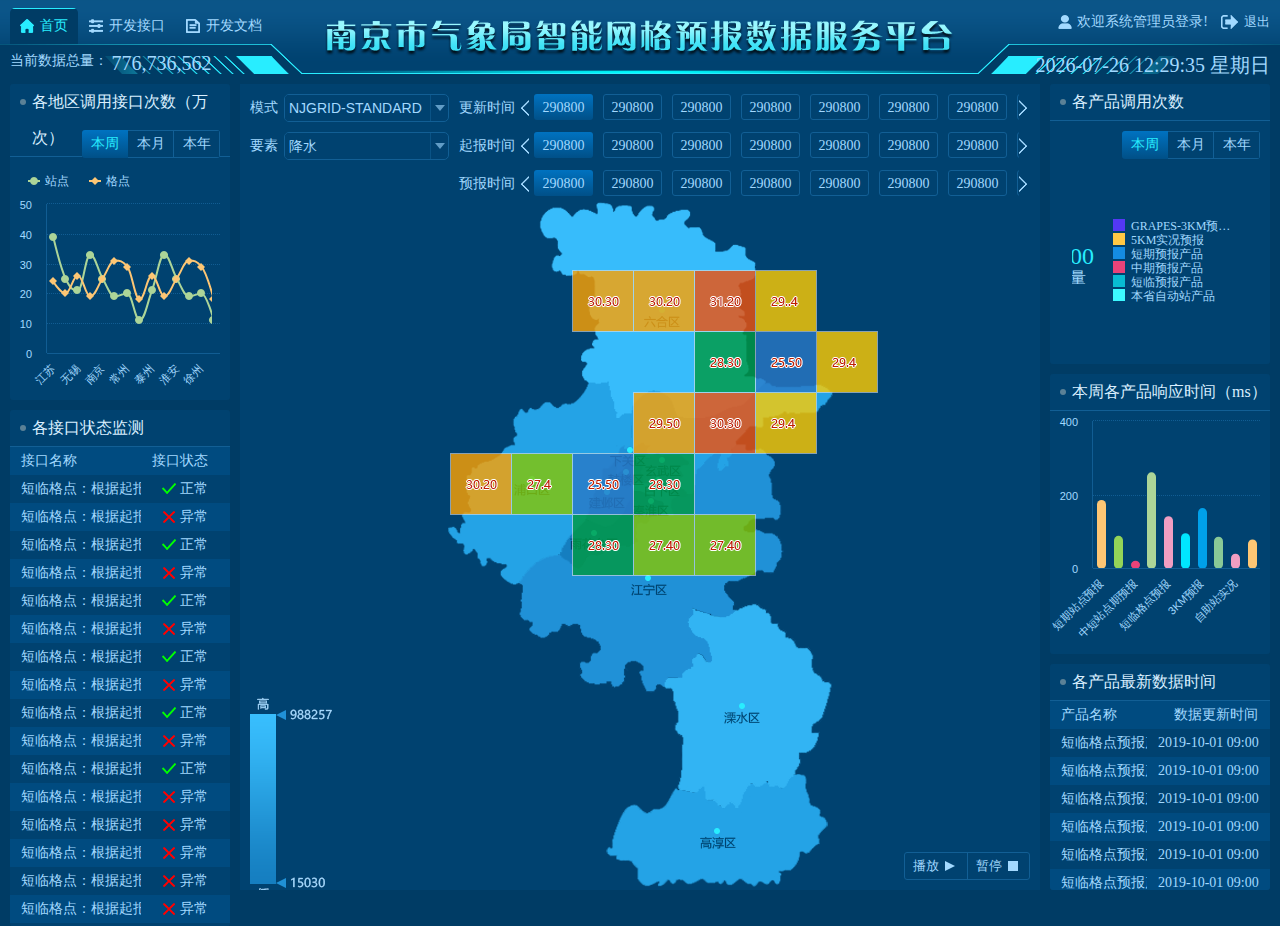
<file: src/main/resources/static/index.html>
<!DOCTYPE html>
<html lang="en">
<head>
    <meta charset="UTF-8">
    <title>Title</title>
    <meta http-equiv="x-ua-compatible" content="IE=edge" >
    <link rel="stylesheet" href="3rds/easyui.css">
    <link rel="stylesheet" href="3rds/leaflet.css">
    <link rel="stylesheet" href="css/reset.css">
    <link rel="stylesheet" href="css/common.css">
    <link rel="stylesheet" href="css/index.css">
</head>
<body>
<div class="wrapper">
    <div class="top">
        <img src="images/logo.png">
    </div>
    <div class="menu">
        <ul class="clearfix">
            <li class="active"><a class="menu-index" href="index">首页</a></li>
            <li><a class="menu-port" href="port.html">开发接口</a></li>
            <li><a class="menu-word" href="word.html">开发文档</a></li>
        </ul>
    </div>
    <div class="admin clearfix">
        <div class="user fl">欢迎系统管理员登录!</div>
        <button class="quit-button fl">退出</button>
    </div>
    <div class="total">当前数据总量： <span id="total">776,736,562</span></div>
    <div class="current-date" id="current-date"></div>
    <div class="content clearfix">
        <div class="left-panel fl">
            <div class="port-number border">
                <h2 class="title">各地区调用接口次数（万次）</h2>
                <div class="btn-group border port-select clearfix">
                    <a href="javascript:;" class="active">本周</a>
                    <a href="javascript:;">本月</a>
                    <a href="javascript:;">本年</a>
                </div>
                <div class="port-chart" id="port-chart"></div>
            </div>
            <div class="port-state border">
                <h2 class="title">各接口状态监测</h2>
                <div class="port-table table">
                    <table id="state-table">
                        <thead>
                        <tr>
                            <th data-options="field:'Name',width:420,align:'left'">接口名称</th>
                            <th data-options="field:'State',align:'right'">接口状态</th>
                        </tr>
                        </thead>
                        <tbody>
                        <tr>
                            <td>短临格点：根据起报时间及预报时间查询登录人所在地区全部1</td>
                            <td><span class="success">正常</span></td>
                        </tr>
                        <tr>
                            <td>短临格点：根据起报时间及预报时间查询登录人所在地区全部2</td>
                            <td><span class="fail">异常</span></td>
                        </tr>
                        <tr>
                            <td>短临格点：根据起报时间及预报时间查询登录人所在地区全部3</td>
                            <td><span class="success">正常</span></td>
                        </tr>
                        <tr>
                            <td>短临格点：根据起报时间及预报时间查询登录人所在地区全部4</td>
                            <td><span class="fail">异常</span></td>
                        </tr>
                        <tr>
                            <td>短临格点：根据起报时间及预报时间查询登录人所在地区全部5</td>
                            <td><span class="success">正常</span></td>
                        </tr>
                        <tr>
                            <td>短临格点：根据起报时间及预报时间查询登录人所在地区全部6</td>
                            <td><span class="fail">异常</span></td>
                        </tr>
                        <tr>
                            <td>短临格点：根据起报时间及预报时间查询登录人所在地区全部7</td>
                            <td><span class="success">正常</span></td>
                        </tr>
                        <tr>
                            <td>短临格点：根据起报时间及预报时间查询登录人所在地区全部8</td>
                            <td><span class="fail">异常</span></td>
                        </tr>
                        <tr>
                            <td>短临格点：根据起报时间及预报时间查询登录人所在地区全部9</td>
                            <td><span class="success">正常</span></td>
                        </tr>
                        <tr>
                            <td>短临格点：根据起报时间及预报时间查询登录人所在地区全部10</td>
                            <td><span class="fail">异常</span></td>
                        </tr>
                        <tr>
                            <td>短临格点：根据起报时间及预报时间查询登录人所在地区全部</td>
                            <td><span class="success">正常</span></td>
                        </tr>
                        <tr>
                            <td>短临格点：根据起报时间及预报时间查询登录人所在地区全部</td>
                            <td><span class="fail">异常</span></td>
                        </tr>
                        <tr>
                            <td>短临格点：根据起报时间及预报时间查询登录人所在地区全部</td>
                            <td><span class="fail">异常</span></td>
                        </tr>
                        <tr>
                            <td>短临格点：根据起报时间及预报时间查询登录人所在地区全部</td>
                            <td><span class="fail">异常</span></td>
                        </tr>
                        <tr>
                            <td>短临格点：根据起报时间及预报时间查询登录人所在地区全部</td>
                            <td><span class="fail">异常</span></td>
                        </tr>
                        <tr>
                            <td>短临格点：根据起报时间及预报时间查询登录人所在地区全部</td>
                            <td><span class="fail">异常</span></td>
                        </tr>
                        <tr>
                            <td>短临格点：根据起报时间及预报时间查询登录人所在地区全部</td>
                            <td><span class="fail">异常</span></td>
                        </tr>
                        </tbody>
                    </table>
                </div>
            </div>
        </div>
        <div class="center-panel border clearfix">
            <div class="map" id="map"></div>
            <div class="element-select fl">
                <div class="element-block clearfix">
                    <span class="toolbar-title fl">模式</span>
                    <div class="reset-text-box mr fl">
                        <select class="easyui-combobox" id="model" name="model" labelPosition="top" editable="false">
                            <option value="NJGRID-REALTIME">NJGRID-STANDARD</option>
                            <option value="NJGRID-STANDARD">NJGRID-REALTIME</option>
                        </select>
                    </div>
                </div>
                <div class="element-block clearfix">
                    <span class="toolbar-title fl">要素</span>
                    <div class="reset-text-box mr fl">
                        <select class="easyui-combobox" id="element" name="element" labelPosition="top" editable="false">
                            <option value="">降水</option>
                            <option value="">相态</option>
                            <option value="">云量</option>
                            <option value="">能见度</option>
                            <option value="">2米气温</option>
                            <option value="">10米风速</option>
                            <option value="">10米风向</option>
                            <option value="">2米相对湿度</option>
                        </select>
                    </div>
                </div>
            </div>
            <div class="slider fl">
                <div class="time-liner clearfix">
                    <span class="toolbar-title fl">更新时间</span>
                    <div class="time-line update-liner clearfix">
                        <span class="arrow arrow-prev fl"></span>
                        <div class="time-content fl">
                            <ul class="times clearfix">
                                <li class="active">290800</li>
                                <li>290800</li>
                                <li>290800</li>
                                <li>290800</li>
                                <li>290800</li>
                                <li>290800</li>
                                <li>290800</li>
                                <li>290800</li>
                                <li>290800</li>
                                <li>290800</li>
                                <li>290800</li>
                                <li>290800</li>
                                <li>290800</li>
                            </ul>
                        </div>
                        <span class="arrow arrow-next fl"></span>
                    </div>
                </div>
                <div class="time-liner clearfix">
                    <span class="toolbar-title fl">起报时间</span>
                    <div class="time-line newspaper-liner clearfix">
                        <span class="arrow arrow-prev fl"></span>
                        <div class="time-content fl">
                            <ul class="times clearfix">
                                <li class="active">290800</li>
                                <li>290800</li>
                                <li>290800</li>
                                <li>290800</li>
                                <li>290800</li>
                                <li>290800</li>
                                <li>290800</li>
                                <li>290800</li>
                                <li>290800</li>
                                <li>290800</li>
                                <li>290800</li>
                                <li>290800</li>
                                <li>290800</li>
                            </ul>
                        </div>
                        <span class="arrow arrow-next fl"></span>
                    </div>
                </div>
                <div class="time-liner clearfix">
                    <span class="toolbar-title fl">预报时间</span>
                    <div class="time-line forecast-liner clearfix" id="forecast">
                        <span class="arrow arrow-prev fl"></span>
                        <div class="time-content fl">
                            <ul class="times clearfix">
                                <li class="active">290800</li>
                                <li>290800</li>
                                <li>290800</li>
                                <li>290800</li>
                                <li>290800</li>
                                <li>290800</li>
                                <li>290800</li>
                                <li>290800</li>
                                <li>290800</li>
                                <li>290800</li>
                                <li>290800</li>
                                <li>290800</li>
                                <li>290800</li>
                            </ul>
                        </div>
                        <span class="arrow arrow-next fl"></span>
                    </div>
                </div>
            </div>
            <div class="player border">
                <button class="play" id="play">播放</button>
                <button class="pause" id="pause">暂停</button>
            </div>
        </div>
        <div class="right-panel fl">
            <div class="product-number border clearfix">
                <h2 class="title">各产品调用次数</h2>
                <div class="btn-group border number-select clearfix">
                    <a href="javascript:;" class="active">本周</a>
                    <a href="javascript:;">本月</a>
                    <a href="javascript:;">本年</a>
                </div>
                <div class="product-chart" id="product-chart"></div>
            </div>
            <div class="response-time border clearfix">
                <h2 class="title">本周各产品响应时间（ms）</h2>
                <div class="response-chart" id="response-chart"></div>
            </div>
            <div class="latest-time border">
                <h2 class="title">各产品最新数据时间</h2>
                <div class="data-table table">
                    <table id="data-table">
                        <thead>
                        <tr>
                            <th data-options="field:'Name',width:420,align:'left'">产品名称</th>
                            <th data-options="field:'State',align:'right'">数据更新时间</th>
                        </tr>
                        </thead>
                        <tbody>
                        <tr>
                            <td>短临格点预报产品</td>
                            <td>2019-10-01 09:00</td>
                        </tr>
                        <tr>
                            <td>短临格点预报产品</td>
                            <td>2019-10-01 09:00</td>
                        </tr>
                        <tr>
                            <td>短临格点预报产品</td>
                            <td>2019-10-01 09:00</td>
                        </tr>
                        <tr>
                            <td>短临格点预报产品</td>
                            <td>2019-10-01 09:00</td>
                        </tr>
                        <tr>
                            <td>短临格点预报产品</td>
                            <td>2019-10-01 09:00</td>
                        </tr>
                        <tr>
                            <td>短临格点预报产品</td>
                            <td>2019-10-01 09:00</td>
                        </tr>
                        <tr>
                            <td>短临格点预报产品</td>
                            <td>2019-10-01 09:00</td>
                        </tr>
                        </tbody>
                    </table>
                </div>
            </div>

        </div>
    </div>
</div>
</body>
<script type="text/javascript" src="3rds/jquery-3.2.1.min.js"></script>
<script type="text/javascript" src="3rds/highcharts.js"></script>
<script type="text/javascript" src="3rds/jquery.easyui.min.js"></script>
<script type="text/javascript" src="3rds/easyui-lang-zh_CN.js"></script>
<script type="text/javascript" src="3rds/leaflet.js"></script>
<script type="text/javascript" src="3rds/leaflet.ChineseTmsProviders.js"></script>
<script type="text/javascript" src="js/index/left-panel/port-chart.js"></script>
<script type="text/javascript" src="js/index/left-panel/port-table.js"></script>
<script type="text/javascript" src="js/index/left-panel/left-panel.js"></script>
<script type="text/javascript" src="js/index/center-panel/time-line.js"></script>
<script type="text/javascript" src="js/index/center-panel/center-panel.js"></script>
<script type="text/javascript" src="js/index/right-panel/product-chart.js"></script>
<script type="text/javascript" src="js/index/right-panel/response-time.js"></script>
<script type="text/javascript" src="js/index/right-panel/latest-table.js"></script>
<script type="text/javascript" src="js/index/right-panel/right-panel.js"></script>
<script type="text/javascript" src="js/index/index.js"></script>
</html>
</file>
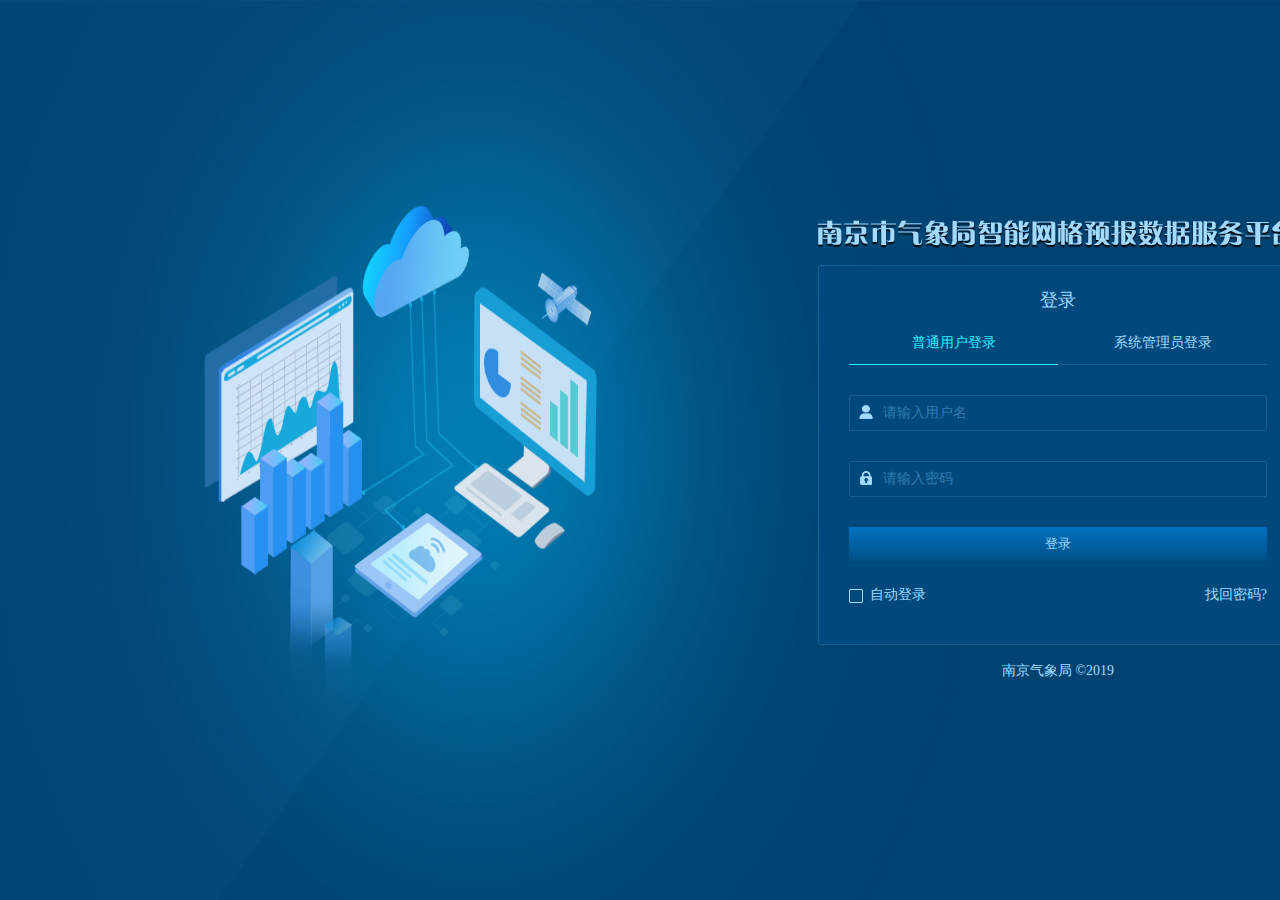
<file: src/main/resources/static/login.html>
<!DOCTYPE html>
<html lang="en">
<head>
    <meta charset="UTF-8">
    <title>登录</title>
    <meta http-equiv="x-ua-compatible" content="IE=edge" >
    <link rel="stylesheet" href="css/reset.css">
    <link rel="stylesheet" href="css/login.css">
</head>
<body>
    <div class="box">
        <div class="login clearfix">
            <img src="images/login-logo.png" class="login-logo">
            <div class="login-container">
                <h2>登录</h2>
                <div class="login-type">
                    <ul class="login-title clearfix">
                        <li class="active">普通用户登录</li>
                        <li>系统管理员登录</li>
                    </ul>
                    <div class="login-tab">
                        <div class="login-block">
                            <div class="input-block">
                                <label><img src="images/user.png"></label>
                                <input type="text" id="username" placeholder="请输入用户名">
                            </div>
                            <div class="input-block">
                                <label><img src="images/password.png"></label>
                                <input type="password" id="password" placeholder="请输入密码">
                            </div>
                            <button class="login-btn">登录</button>
                            <div class="login-state clearfix">
                                <div class="checkbox fl">
                                    <input id="check" type="checkbox" />自动登录
                                    <label  for="check"></label >
                                </div>
                                <a href="javascript:;" class="find-password fr">找回密码?</a>
                            </div>
                        </div>
                        <div class="login-block">
                            <div class="input-block">
                                <label><img src="images/user.png"></label>
                                <input type="text" id="admin-username" placeholder="请输入用户名">
                            </div>
                            <div class="input-block">
                                <label><img src="images/password.png"></label>
                                <input type="password" id="admin-password" placeholder="请输入密码">
                            </div>
                            <button class="login-btn">登录</button>
                            <div class="login-state clearfix">
                                <div class="checkbox fl">
                                    <input id="admin-check" type="checkbox" />自动登录
                                    <label  for="admin-check"></label >
                                </div>
                                <a href="javascript:;" class="find-password fr">找回密码?</a>
                            </div>
                        </div>
                    </div>
                </div>
            </div>
            <span class="copyright">南京气象局   ©2019</span>
        </div>
    </div>
</body>
<script type="text/javascript" src="3rds/jquery-3.2.1.min.js"></script>
<script type="text/javascript" src="js/login.js"></script>
</html>
</file>
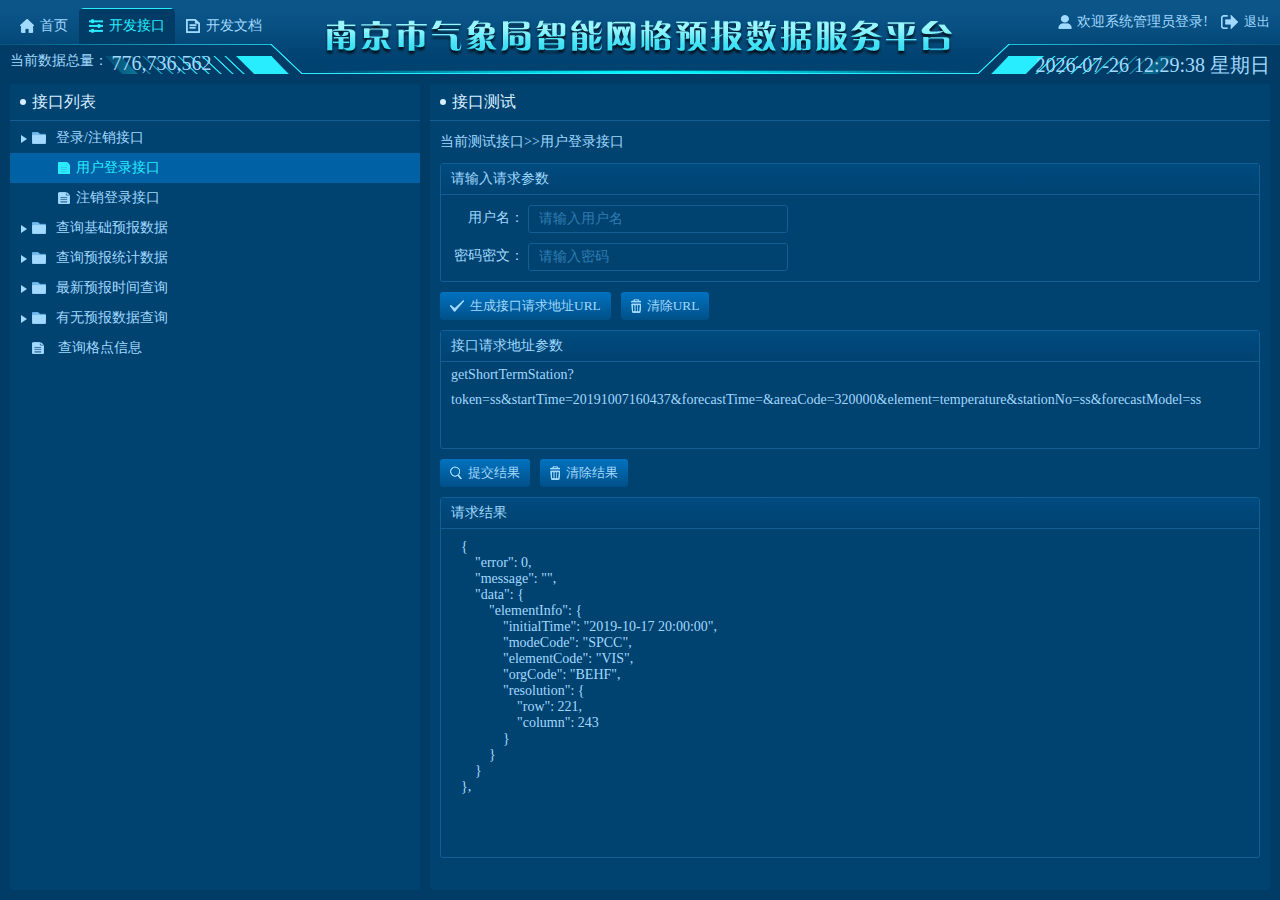
<file: src/main/resources/static/port.html>
<!DOCTYPE html>
<html lang="en">
<head>
    <meta charset="UTF-8">
    <title>开发接口</title>
    <meta http-equiv="x-ua-compatible" content="IE=edge" >
    <link rel="stylesheet" href="css/reset.css">
    <link rel="stylesheet" href="css/common.css">
    <link rel="stylesheet" href="css/port.css">
</head>
<body>
<div class="wrapper">
    <div class="top">
        <img src="images/logo.png">
    </div>
    <div class="menu">
        <ul class="clearfix">
            <li><a class="menu-index" href="index.html">首页</a></li>
            <li class="active"><a class="menu-port" href="port.html">开发接口</a></li>
            <li><a class="menu-word" href="word.html">开发文档</a></li>
        </ul>
    </div>
    <div class="admin clearfix">
        <div class="user fl">欢迎系统管理员登录!</div>
        <button class="quit-button fl">退出</button>
    </div>
    <div class="total">当前数据总量： <span id="total">776,736,562</span></div>
    <div class="current-date" id="current-date"></div>
    <div class="content clearfix">
        <div class="aside border">
            <h2 class="title">接口列表</h2>
            <ul class="aside-content">
                <li class="first-menu">
                    <h1>登录/注销接口</h1>
                    <ul class="second-content">
                        <li class="second-menu active"><a href="javascript:;">用户登录接口</a></li>
                        <li class="second-menu"><a href="javascript:;">注销登录接口</a></li>
                    </ul>
                </li>
                <li class="first-menu">
                    <h1>查询基础预报数据</h1>
                    <ul class="second-content">
                        <li class="second-menu"><a href="javascript:;">根据更新时间、起报时间及预报时间查询指定地区
                            指定要素的预报数据</a></li>
                        <li class="second-menu"><a href="javascript:;">根据更新时间、起报时间及预报时间查询指定地区
                            指定要素的预报数据</a></li>
                        <li class="second-menu"><a href="javascript:;">根据更新时间、起报时间及预报时间查询指定地区
                            指定要素的预报数据</a></li>
                        <li class="second-menu"><a href="javascript:;">根据更新时间、起报时间及预报时间查询指定地区
                            指定要素的预报数据</a></li>
                        <li class="second-menu"><a href="javascript:;">根据更新时间、起报时间及预报时间查询指定地区
                            指定要素的预报数据</a></li>
                        <li class="second-menu"><a href="javascript:;">根据更新时间、起报时间及预报时间查询指定地区
                            指定要素的预报数据</a></li>
                        <li class="second-menu"><a href="javascript:;">根据更新时间、起报时间及预报时间查询指定地区
                            指定要素的预报数据</a></li>
                        <li class="second-menu"><a href="javascript:;">根据更新时间、起报时间及预报时间查询指定地区
                            指定要素的预报数据</a></li>
                    </ul>
                </li>
                <li class="first-menu">
                    <h1>查询预报统计数据</h1>
                    <ul class="second-content">
                        <li class="second-menu"><a href="javascript:;">根据更新时间、预报时间查询指定区域内的要素最大值</a></li>
                        <li class="second-menu"><a href="javascript:;">根据更新时间、预报时间查询指定区域内的要素最小值</a></li>
                    </ul>
                </li>
                <li class="first-menu">
                    <h1>最新预报时间查询</h1>
                    <ul class="second-content">
                        <li class="second-menu"><a href="javascript:;">获取格点预报最新更新时间及起报时间</a></li>
                    </ul>
                </li>
                <li class="first-menu">
                    <h1>有无预报数据查询</h1>
                    <ul class="second-content">
                        <li class="second-menu"><a href="javascript:;">检查格点指定的起报时间是否有预报数据</a></li>
                    </ul>
                </li>
                <li class="first-menu">
                    <ul class="second-content">
                        <li class="second-menu"><a href="javascript:;">查询格点信息</a></li>
                    </ul>
                </li>
            </ul>
        </div>
        <div class="container border">
            <h2 class="title">接口测试</h2>
            <div class="port-content">
                <div class="position">当前测试接口>>用户登录接口</div>
                <div class="port-block border">
                    <h2 class="port-title port-txt">请输入请求参数</h2>
                    <div class="port-input">
                        <label>用户名：</label>
                        <input type="text" placeholder="请输入用户名">
                    </div>
                    <div class="port-input">
                        <label>密码密文：</label>
                        <input type="password" placeholder="请输入密码">
                    </div>
                </div>
                <div class="port-btn clearfix">
                    <button class="btn-address"><i></i>生成接口请求地址URL</button>
                    <button class="btn-delete"><i></i>清除URL</button>
                </div>
                <div class="port-block border">
                    <h2 class="port-title">接口请求地址参数</h2>
                    <div class="port-param">getShortTermStation?<br>
                        token=ss&startTime=20191007160437&forecastTime=&areaCode=320000&element=temperature&stationNo=ss&forecastModel=ss</div>
                </div>
                <div class="port-btn clearfix">
                    <button class="btn-submit"><i></i>提交结果</button>
                    <button class="btn-delete"><i></i>清除结果</button>
                </div>
                <div class="port-block border">
                    <h2 class="port-title">请求结果</h2>
                    <div class="port-result">
                        <pre>
{
    "error": 0,
    "message": "",
    "data": {
        "elementInfo": {
            "initialTime": "2019-10-17 20:00:00",
            "modeCode": "SPCC",
            "elementCode": "VIS",
            "orgCode": "BEHF",
            "resolution": {
                "row": 221,
                "column": 243
            }
        }
    }
},
                        </pre>
                    </div>
                </div>
            </div>
        </div>
    </div>
</div>
</body>
<script type="text/javascript" src="3rds/jquery-3.2.1.min.js"></script>
<script type="text/javascript" src="js/port/show-menu.js"></script>
<script type="text/javascript" src="js/port/port.js"></script>
</html>
</file>
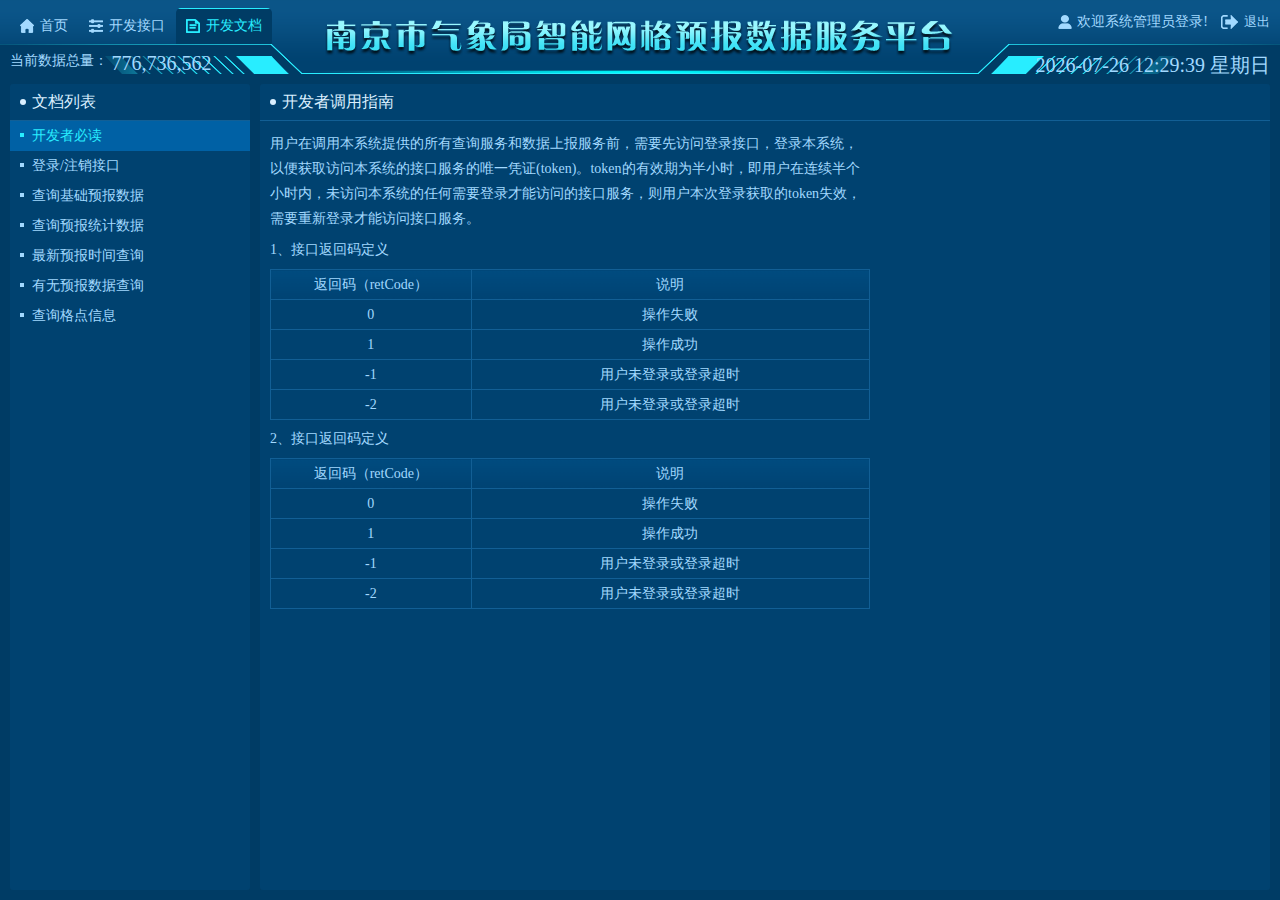
<file: src/main/resources/static/word.html>
<!DOCTYPE html>
<html lang="en">
<head>
    <meta charset="UTF-8">
    <title>开发接口</title>
    <meta http-equiv="x-ua-compatible" content="IE=edge" >
    <link rel="stylesheet" href="css/reset.css">
    <link rel="stylesheet" href="css/common.css">
    <link rel="stylesheet" href="css/word.css">
</head>
<body>
<div class="wrapper">
    <div class="top">
        <img src="images/logo.png">
    </div>
    <div class="menu">
        <ul class="clearfix">
            <li><a class="menu-index" href="index.html">首页</a></li>
            <li><a class="menu-port" href="port.html">开发接口</a></li>
            <li class="active"><a class="menu-word" href="word.html">开发文档</a></li>
        </ul>
    </div>
    <div class="admin clearfix">
        <div class="user fl">欢迎系统管理员登录!</div>
        <button class="quit-button fl">退出</button>
    </div>
    <div class="total">当前数据总量： <span id="total">776,736,562</span></div>
    <div class="current-date" id="current-date"></div>
    <div class="content clearfix">
        <div class="word-aside border">
            <h2 class="title">文档列表</h2>
            <ul>
                <li class="current">开发者必读</li>
                <li>登录/注销接口</li>
                <li>查询基础预报数据</li>
                <li>查询预报统计数据</li>
                <li>最新预报时间查询</li>
                <li>有无预报数据查询</li>
                <li>查询格点信息</li>
            </ul>
        </div>
        <div class="word-content border">
            <h2 class="title">开发者调用指南</h2>
            <div class="word-width">
                <div class="word-des">
                    <h3 class="word-guide">用户在调用本系统提供的所有查询服务和数据上报服务前，需要先访问登录接口，登录本系统，以便获取访问本系统的接口服务的唯一凭证(token)。token的有效期为半小时，即用户在连续半个小时内，未访问本系统的任何需要登录才能访问的接口服务，则用户本次登录获取的token失效，需要重新登录才能访问接口服务。</h3>
                    <div class="return-code">
                        <h3>1、接口返回码定义</h3>
                        <table class="border">
                            <tr>
                                <th width="200">返回码（retCode）</th>
                                <th width="397">说明</th>
                            </tr>
                            <tr>
                                <td>0</td>
                                <td>操作失败</td>
                            </tr>
                            <tr>
                                <td>1</td>
                                <td>操作成功</td>
                            </tr>
                            <tr>
                                <td>-1</td>
                                <td>用户未登录或登录超时</td>
                            </tr>
                            <tr>
                                <td>-2</td>
                                <td>用户未登录或登录超时</td>
                            </tr>
                        </table>
                    </div>
                    <div class="return-code">
                        <h3>2、接口返回码定义</h3>
                        <table class="border">
                            <tr>
                                <th width="200">返回码（retCode）</th>
                                <th width="397">说明</th>
                            </tr>
                            <tr>
                                <td>0</td>
                                <td>操作失败</td>
                            </tr>
                            <tr>
                                <td>1</td>
                                <td>操作成功</td>
                            </tr>
                            <tr>
                                <td>-1</td>
                                <td>用户未登录或登录超时</td>
                            </tr>
                            <tr>
                                <td>-2</td>
                                <td>用户未登录或登录超时</td>
                            </tr>
                        </table>
                    </div>
                </div>
            </div>
        </div>
    </div>
</div>
</body>
<script type="text/javascript" src="3rds/jquery-3.2.1.min.js"></script>
<script type="text/javascript" src="js/word/word.js"></script>
</html>
</file>
<file: src/main/resources/static/3rds/easyui.css>
.panel {
  overflow: hidden;
  text-align: left;
  margin: 0;
  border: 0;
  -moz-border-radius: 0 0 0 0;
  -webkit-border-radius: 0 0 0 0;
  border-radius: 0 0 0 0;
}
.panel-header,
.panel-body {
  border-width: 1px;
  border-style: solid;
}
.panel-header {
  padding: 5px;
  position: relative;
}
.panel-header-noborder {
  border-width: 0 0 1px 0;
}
.panel-body {
  overflow: auto;
  border-top-width: 0;
  padding: 0;
}
.panel-body-noheader {
  border-top-width: 1px;
}
.panel-body-noborder {
  border-width: 0px;
}
.panel-body-nobottom {
  border-bottom-width: 0;
}
.panel-with-icon {
  padding-left: 18px;
}
.panel-icon,
.panel-tool {
  position: absolute;
  top: 50%;
  margin-top: -8px;
  height: 16px;
  overflow: hidden;
}
.panel-icon {
  left: 5px;
  width: 16px;
}
.panel-tool {
  right: 5px;
  width: auto;
}
.panel-tool a {
  display: inline-block;
  width: 16px;
  height: 16px;
  opacity: 0.6;
  filter: alpha(opacity=60);
  margin: 0 0 0 2px;
  vertical-align: top;
}
.panel-tool a:hover {
  opacity: 1;
  filter: alpha(opacity=100);
  background-color: #eaf2ff;
  -moz-border-radius: 3px 3px 3px 3px;
  -webkit-border-radius: 3px 3px 3px 3px;
  border-radius: 3px 3px 3px 3px;
}
.panel-loading {
  padding: 11px 0px 10px 30px;
}
.panel-noscroll {
  overflow: hidden;
}
.panel-fit,
.panel-fit body {
  height: 100%;
  margin: 0;
  padding: 0;
  border: 0;
  overflow: hidden;
}
.panel-header,
.panel-body {
  border-color: #95B8E7;
}
.panel-header {
  background-color: #E0ECFF;
  background: -webkit-linear-gradient(top,#EFF5FF 0,#E0ECFF 100%);
  background: -moz-linear-gradient(top,#EFF5FF 0,#E0ECFF 100%);
  background: -o-linear-gradient(top,#EFF5FF 0,#E0ECFF 100%);
  background: linear-gradient(to bottom,#EFF5FF 0,#E0ECFF 100%);
  background-repeat: repeat-x;
  filter: progid:DXImageTransform.Microsoft.gradient(startColorstr=#EFF5FF,endColorstr=#E0ECFF,GradientType=0);
}
.panel-body {
  background-color: #ffffff;
  color: #000000;
  font-size: 14px;
}
.panel-title {
  font-size: 14px;
  font-weight: bold;
  color: #0E2D5F;
  height: 20px;
  line-height: 20px;
}
.panel-footer {
  border: 1px solid #95B8E7;
  overflow: hidden;
  background: #F4F4F4;
}
.panel-footer-noborder {
  border-width: 1px 0 0 0;
}
.panel-hleft,
.panel-hright {
  position: relative;
}
.panel-hleft>.panel-body,
.panel-hright>.panel-body {
  position: absolute;
}
.panel-hleft>.panel-header {
  float: left;
}
.panel-hright>.panel-header {
  float: right;
}
.panel-hleft>.panel-body {
  border-top-width: 1px;
  border-left-width: 0;
}
.panel-hright>.panel-body {
  border-top-width: 1px;
  border-right-width: 0;
}
.panel-hleft>.panel-body-nobottom {
  border-bottom-width: 1px;
  border-right-width: 0;
}
.panel-hright>.panel-body-nobottom {
  border-bottom-width: 1px;
  border-left-width: 0;
}
.panel-hleft>.panel-footer {
  position: absolute;
  right: 0;
}
.panel-hright>.panel-footer {
  position: absolute;
  left: 0;
}
.panel-hleft>.panel-header-noborder {
  border-width: 0 1px 0 0;
}
.panel-hright>.panel-header-noborder {
  border-width: 0 0 0 1px;
}
.panel-hleft>.panel-body-noborder {
  border-width: 0;
}
.panel-hright>.panel-body-noborder {
  border-width: 0;
}
.panel-hleft>.panel-body-noheader {
  border-left-width: 1px;
}
.panel-hright>.panel-body-noheader {
  border-right-width: 1px;
}
.panel-hleft>.panel-footer-noborder {
  border-width: 0 0 0 1px;
}
.panel-hright>.panel-footer-noborder {
  border-width: 0 1px 0 0;
}
.panel-hleft>.panel-header .panel-icon,
.panel-hright>.panel-header .panel-icon {
  margin-top: 0;
  top: 5px;
  left: 50%;
  margin-left: -8px;
}
.panel-hleft>.panel-header .panel-title,
.panel-hright>.panel-header .panel-title {
  position: absolute;
  min-width: 16px;
  left: 25px;
  top: 5px;
  bottom: auto;
  white-space: nowrap;
  word-wrap: normal;
  -webkit-transform: rotate(90deg);
  -webkit-transform-origin: 0 0;
  -moz-transform: rotate(90deg);
  -moz-transform-origin: 0 0;
  -o-transform: rotate(90deg);
  -o-transform-origin: 0 0;
  transform: rotate(90deg);
  transform-origin: 0 0;
}
.panel-hleft>.panel-header .panel-title-up,
.panel-hright>.panel-header .panel-title-up {
  position: absolute;
  min-width: 16px;
  left: 21px;
  top: auto;
  bottom: 0px;
  text-align: right;
  white-space: nowrap;
  word-wrap: normal;
  -webkit-transform: rotate(-90deg);
  -webkit-transform-origin: 0 0;
  -moz-transform: rotate(-90deg);
  -moz-transform-origin: 0 0;
  -o-transform: rotate(-90deg);
  -o-transform-origin: 0 0;
  transform: rotate(-90deg);
  transform-origin: 0 16px;
}
.panel-hleft>.panel-header .panel-with-icon.panel-title-up,
.panel-hright>.panel-header .panel-with-icon.panel-title-up {
  padding-left: 0;
  padding-right: 18px;
}
.panel-hleft>.panel-header .panel-tool,
.panel-hright>.panel-header .panel-tool {
  top: auto;
  bottom: 5px;
  width: 16px;
  height: auto;
  left: 50%;
  margin-left: -8px;
  margin-top: 0;
}
.panel-hleft>.panel-header .panel-tool a,
.panel-hright>.panel-header .panel-tool a {
  margin: 2px 0 0 0;
}
.accordion {
  overflow: hidden;
  border-width: 1px;
  border-style: solid;
}
.accordion .accordion-header {
  border-width: 0 0 1px;
  cursor: pointer;
}
.accordion .accordion-body {
  border-width: 0 0 1px;
}
.accordion-noborder {
  border-width: 0;
}
.accordion-noborder .accordion-header {
  border-width: 0 0 1px;
}
.accordion-noborder .accordion-body {
  border-width: 0 0 1px;
}
.accordion {
  background: #ffffff;
  border-color: #95B8E7;
}
.accordion .accordion-header {
  background: #E0ECFF;
  filter: none;
}
.accordion .accordion-header-selected {
  background: #ffe48d;
}
.accordion .accordion-header-selected .panel-title {
  color: #000000;
}
.accordion .panel-last > .accordion-header {
  border-bottom-color: #E0ECFF;
}
.accordion .panel-last > .accordion-body {
  border-bottom-color: #ffffff;
}
.accordion .panel-last > .accordion-header-selected,
.accordion .panel-last > .accordion-header-border {
  border-bottom-color: #95B8E7;
}
.accordion> .panel-hleft {
  float: left;
}
.accordion> .panel-hleft>.panel-header {
  border-width: 0 1px 0 0;
}
.accordion> .panel-hleft> .panel-body {
  border-width: 0 1px 0 0;
}
.accordion> .panel-hleft.panel-last > .accordion-header {
  border-right-color: #E0ECFF;
}
.accordion> .panel-hleft.panel-last > .accordion-body {
  border-right-color: #ffffff;
}
.accordion> .panel-hleft.panel-last > .accordion-header-selected,
.accordion> .panel-hleft.panel-last > .accordion-header-border {
  border-right-color: #95B8E7;
}
.accordion> .panel-hright {
  float: right;
}
.accordion> .panel-hright>.panel-header {
  border-width: 0 0 0 1px;
}
.accordion> .panel-hright> .panel-body {
  border-width: 0 0 0 1px;
}
.accordion> .panel-hright.panel-last > .accordion-header {
  border-left-color: #E0ECFF;
}
.accordion> .panel-hright.panel-last > .accordion-body {
  border-left-color: #ffffff;
}
.accordion> .panel-hright.panel-last > .accordion-header-selected,
.accordion> .panel-hright.panel-last > .accordion-header-border {
  border-left-color: #95B8E7;
}
.window {
  overflow: hidden;
  padding: 5px;
  border-width: 1px;
  border-style: solid;
}
.window .window-header {
  background: transparent;
  padding: 0px 0px 6px 0px;
}
.window .window-body {
  border-width: 1px;
  border-style: solid;
  border-top-width: 0px;
}
.window .window-body-noheader {
  border-top-width: 1px;
}
.window .panel-body-nobottom {
  border-bottom-width: 0;
}
.window .window-header .panel-icon,
.window .window-header .panel-tool {
  top: 50%;
  margin-top: -11px;
}
.window .window-header .panel-icon {
  left: 1px;
}
.window .window-header .panel-tool {
  right: 1px;
}
.window .window-header .panel-with-icon {
  padding-left: 18px;
}
.window-proxy {
  position: absolute;
  overflow: hidden;
}
.window-proxy-mask {
  position: absolute;
  filter: alpha(opacity=5);
  opacity: 0.05;
}
.window-mask {
  position: absolute;
  left: 0;
  top: 0;
  width: 100%;
  height: 100%;
  filter: alpha(opacity=40);
  opacity: 0.40;
  font-size: 1px;
  overflow: hidden;
}
.window,
.window-shadow {
  position: absolute;
  -moz-border-radius: 5px 5px 5px 5px;
  -webkit-border-radius: 5px 5px 5px 5px;
  border-radius: 5px 5px 5px 5px;
}
.window-shadow {
  background: #ccc;
  -moz-box-shadow: 2px 2px 3px #cccccc;
  -webkit-box-shadow: 2px 2px 3px #cccccc;
  box-shadow: 2px 2px 3px #cccccc;
  filter: progid:DXImageTransform.Microsoft.Blur(pixelRadius=2,MakeShadow=false,ShadowOpacity=0.2);
}
.window,
.window .window-body {
  border-color: #95B8E7;
}
.window {
  background-color: #E0ECFF;
  background: -webkit-linear-gradient(top,#EFF5FF 0,#E0ECFF 20%);
  background: -moz-linear-gradient(top,#EFF5FF 0,#E0ECFF 20%);
  background: -o-linear-gradient(top,#EFF5FF 0,#E0ECFF 20%);
  background: linear-gradient(to bottom,#EFF5FF 0,#E0ECFF 20%);
  background-repeat: repeat-x;
  filter: progid:DXImageTransform.Microsoft.gradient(startColorstr=#EFF5FF,endColorstr=#E0ECFF,GradientType=0);
}
.window-proxy {
  border: 1px dashed #95B8E7;
}
.window-proxy-mask,
.window-mask {
  background: #ccc;
}
.window .panel-footer {
  border: 1px solid #95B8E7;
  position: relative;
  top: -1px;
}
.window-thinborder {
  padding: 0;
}
.window-thinborder .window-header {
  padding: 5px 5px 6px 5px;
}
.window-thinborder .window-body {
  border-width: 0px;
}
.window-thinborder .window-footer {
  border-left: transparent;
  border-right: transparent;
  border-bottom: transparent;
}
.window-thinborder .window-header .panel-icon,
.window-thinborder .window-header .panel-tool {
  margin-top: -9px;
  margin-left: 5px;
  margin-right: 5px;
}
.window-noborder {
  border: 0;
}
.window.panel-hleft .window-header {
  padding: 0 6px 0 0;
}
.window.panel-hright .window-header {
  padding: 0 0 0 6px;
}
.window.panel-hleft>.panel-header .panel-title {
  top: auto;
  left: 16px;
}
.window.panel-hright>.panel-header .panel-title {
  top: auto;
  right: 16px;
}
.window.panel-hleft>.panel-header .panel-title-up,
.window.panel-hright>.panel-header .panel-title-up {
  bottom: 0;
}
.window.panel-hleft .window-body {
  border-width: 1px 1px 1px 0;
}
.window.panel-hright .window-body {
  border-width: 1px 0 1px 1px;
}
.window.panel-hleft .window-header .panel-icon {
  top: 1px;
  margin-top: 0;
  left: 0;
}
.window.panel-hright .window-header .panel-icon {
  top: 1px;
  margin-top: 0;
  left: auto;
  right: 1px;
}
.window.panel-hleft .window-header .panel-tool,
.window.panel-hright .window-header .panel-tool {
  margin-top: 0;
  top: auto;
  bottom: 1px;
  right: auto;
  margin-right: 0;
  left: 50%;
  margin-left: -11px;
}
.window.panel-hright .window-header .panel-tool {
  left: auto;
  right: 1px;
}
.window-thinborder.panel-hleft .window-header {
  padding: 5px 6px 5px 5px;
}
.window-thinborder.panel-hright .window-header {
  padding: 5px 5px 5px 6px;
}
.window-thinborder.panel-hleft>.panel-header .panel-title {
  left: 21px;
}
.window-thinborder.panel-hleft>.panel-header .panel-title-up,
.window-thinborder.panel-hright>.panel-header .panel-title-up {
  bottom: 5px;
}
.window-thinborder.panel-hleft .window-header .panel-icon,
.window-thinborder.panel-hright .window-header .panel-icon {
  margin-top: 5px;
}
.window-thinborder.panel-hleft .window-header .panel-tool,
.window-thinborder.panel-hright .window-header .panel-tool {
  left: 16px;
  bottom: 5px;
}
.dialog-content {
  overflow: auto;
}
.dialog-toolbar {
  position: relative;
  padding: 2px 5px;
}
.dialog-tool-separator {
  float: left;
  height: 24px;
  border-left: 1px solid #ccc;
  border-right: 1px solid #fff;
  margin: 2px 1px;
}
.dialog-button {
  position: relative;
  top: -1px;
  padding: 5px;
  text-align: right;
}
.dialog-button .l-btn {
  margin-left: 5px;
}
.dialog-toolbar,
.dialog-button {
  background: #F4F4F4;
  border-width: 1px;
  border-style: solid;
}
.dialog-toolbar {
  border-color: #95B8E7 #95B8E7 #dddddd #95B8E7;
}
.dialog-button {
  border-color: #dddddd #95B8E7 #95B8E7 #95B8E7;
}
.window-thinborder .dialog-toolbar {
  border-left: transparent;
  border-right: transparent;
  border-top-color: #F4F4F4;
}
.window-thinborder .dialog-button {
  top: 0px;
  padding: 5px 8px 8px 8px;
  border-left: transparent;
  border-right: transparent;
  border-bottom: transparent;
}
.l-btn {
  text-decoration: none;
  display: inline-block;
  overflow: hidden;
  margin: 0;
  padding: 0;
  cursor: pointer;
  outline: none;
  text-align: center;
  vertical-align: middle;
  line-height: normal;
}
.l-btn-plain {
  border-width: 0;
  padding: 1px;
}
.l-btn-left {
  display: inline-block;
  position: relative;
  overflow: hidden;
  margin: 0;
  padding: 0;
  vertical-align: top;
}
.l-btn-text {
  display: inline-block;
  vertical-align: top;
  width: auto;
  line-height: 28px;
  font-size: 14px;
  padding: 0;
  margin: 0 6px;
}
.l-btn-icon {
  display: inline-block;
  width: 16px;
  height: 16px;
  line-height: 16px;
  position: absolute;
  top: 50%;
  margin-top: -8px;
  font-size: 1px;
}
.l-btn span span .l-btn-empty {
  display: inline-block;
  margin: 0;
  width: 16px;
  height: 24px;
  font-size: 1px;
  vertical-align: top;
}
.l-btn span .l-btn-icon-left {
  padding: 0 0 0 20px;
  background-position: left center;
}
.l-btn span .l-btn-icon-right {
  padding: 0 20px 0 0;
  background-position: right center;
}
.l-btn-icon-left .l-btn-text {
  margin: 0 6px 0 26px;
}
.l-btn-icon-left .l-btn-icon {
  left: 6px;
}
.l-btn-icon-right .l-btn-text {
  margin: 0 26px 0 6px;
}
.l-btn-icon-right .l-btn-icon {
  right: 6px;
}
.l-btn-icon-top .l-btn-text {
  margin: 20px 4px 0 4px;
}
.l-btn-icon-top .l-btn-icon {
  top: 4px;
  left: 50%;
  margin: 0 0 0 -8px;
}
.l-btn-icon-bottom .l-btn-text {
  margin: 0 4px 20px 4px;
}
.l-btn-icon-bottom .l-btn-icon {
  top: auto;
  bottom: 4px;
  left: 50%;
  margin: 0 0 0 -8px;
}
.l-btn-left .l-btn-empty {
  margin: 0 6px;
  width: 16px;
}
.l-btn-plain:hover {
  padding: 0;
}
.l-btn-large .l-btn-text {
  line-height: 44px;
}
.l-btn-large .l-btn-icon {
  width: 32px;
  height: 32px;
  line-height: 32px;
  margin-top: -16px;
}
.l-btn-large .l-btn-icon-left .l-btn-text {
  margin-left: 40px;
}
.l-btn-large .l-btn-icon-right .l-btn-text {
  margin-right: 40px;
}
.l-btn-large .l-btn-icon-top .l-btn-text {
  margin-top: 36px;
  line-height: 24px;
  min-width: 32px;
}
.l-btn-large .l-btn-icon-top .l-btn-icon {
  margin: 0 0 0 -16px;
}
.l-btn-large .l-btn-icon-bottom .l-btn-text {
  margin-bottom: 36px;
  line-height: 24px;
  min-width: 32px;
}
.l-btn-large .l-btn-icon-bottom .l-btn-icon {
  margin: 0 0 0 -16px;
}
.l-btn-large .l-btn-left .l-btn-empty {
  margin: 0 6px;
  width: 32px;
}
.l-btn {
  color: #444;
  background: #fafafa;
  background-repeat: repeat-x;
  border: 1px solid #bbb;
  background: -webkit-linear-gradient(top,#ffffff 0,#eeeeee 100%);
  background: -moz-linear-gradient(top,#ffffff 0,#eeeeee 100%);
  background: -o-linear-gradient(top,#ffffff 0,#eeeeee 100%);
  background: linear-gradient(to bottom,#ffffff 0,#eeeeee 100%);
  background-repeat: repeat-x;
  filter: progid:DXImageTransform.Microsoft.gradient(startColorstr=#ffffff,endColorstr=#eeeeee,GradientType=0);
  -moz-border-radius: 5px 5px 5px 5px;
  -webkit-border-radius: 5px 5px 5px 5px;
  border-radius: 5px 5px 5px 5px;
}
.l-btn:hover {
  background: #eaf2ff;
  color: #000000;
  border: 1px solid #b7d2ff;
  filter: none;
}
.l-btn-plain {
  background: transparent;
  border-width: 0;
  filter: none;
}
.l-btn-outline {
  border-width: 1px;
  border-color: #b7d2ff;
  padding: 0;
}
.l-btn-plain:hover {
  background: #eaf2ff;
  color: #000000;
  border: 1px solid #b7d2ff;
  -moz-border-radius: 5px 5px 5px 5px;
  -webkit-border-radius: 5px 5px 5px 5px;
  border-radius: 5px 5px 5px 5px;
}
.l-btn-disabled,
.l-btn-disabled:hover {
  opacity: 0.5;
  cursor: default;
  background: #fafafa;
  color: #444;
  background: -webkit-linear-gradient(top,#ffffff 0,#eeeeee 100%);
  background: -moz-linear-gradient(top,#ffffff 0,#eeeeee 100%);
  background: -o-linear-gradient(top,#ffffff 0,#eeeeee 100%);
  background: linear-gradient(to bottom,#ffffff 0,#eeeeee 100%);
  background-repeat: repeat-x;
  filter: progid:DXImageTransform.Microsoft.gradient(startColorstr=#ffffff,endColorstr=#eeeeee,GradientType=0);
}
.l-btn-disabled .l-btn-text,
.l-btn-disabled .l-btn-icon {
  filter: alpha(opacity=50);
}
.l-btn-plain-disabled,
.l-btn-plain-disabled:hover {
  background: transparent;
  filter: alpha(opacity=50);
}
.l-btn-selected,
.l-btn-selected:hover {
  background: #ddd;
  filter: none;
}
.l-btn-plain-selected,
.l-btn-plain-selected:hover {
  background: #ddd;
}
.textbox {
  position: relative;
  border: 1px solid #95B8E7;
  background-color: #fff;
  vertical-align: middle;
  display: inline-block;
  overflow: hidden;
  white-space: nowrap;
  margin: 0;
  padding: 0;
  -moz-border-radius: 5px 5px 5px 5px;
  -webkit-border-radius: 5px 5px 5px 5px;
  border-radius: 5px 5px 5px 5px;
}
.textbox .textbox-text {
  font-size: 14px;
  border: 0;
  margin: 0;
  padding: 0 4px;
  white-space: normal;
  vertical-align: top;
  outline-style: none;
  resize: none;
  -moz-border-radius: 5px 5px 5px 5px;
  -webkit-border-radius: 5px 5px 5px 5px;
  border-radius: 5px 5px 5px 5px;
  height: 28px;
  line-height: 28px;
}
.textbox textarea.textbox-text {
  line-height: normal;
}
.textbox .textbox-text::-ms-clear,
.textbox .textbox-text::-ms-reveal {
  display: none;
}
.textbox textarea.textbox-text {
  white-space: pre-wrap;
}
.textbox .textbox-prompt {
  font-size: 14px;
  color: #aaa;
}
.textbox .textbox-bgicon {
  background-position: 3px center;
  padding-left: 21px;
}
.textbox .textbox-button,
.textbox .textbox-button:hover {
  position: absolute;
  top: 0;
  padding: 0;
  vertical-align: top;
  -moz-border-radius: 0 0 0 0;
  -webkit-border-radius: 0 0 0 0;
  border-radius: 0 0 0 0;
}
.textbox .textbox-button-right,
.textbox .textbox-button-right:hover {
  right: 0;
  border-width: 0 0 0 1px;
}
.textbox .textbox-button-left,
.textbox .textbox-button-left:hover {
  left: 0;
  border-width: 0 1px 0 0;
}
.textbox .textbox-button-top,
.textbox .textbox-button-top:hover {
  left: 0;
  border-width: 0 0 1px 0;
}
.textbox .textbox-button-bottom,
.textbox .textbox-button-bottom:hover {
  top: auto;
  bottom: 0;
  left: 0;
  border-width: 1px 0 0 0;
}
.textbox-addon {
  position: absolute;
  top: 0;
}
.textbox-label {
  display: inline-block;
  width: 80px;
  height: 30px;
  line-height: 30px;
  vertical-align: middle;
  overflow: hidden;
  text-overflow: ellipsis;
  white-space: nowrap;
  margin: 0;
  padding-right: 5px;
}
.textbox-label-after {
  padding-left: 5px;
  padding-right: 0;
}
.textbox-label-top {
  display: block;
  width: auto;
  padding: 0;
}
.textbox-disabled,
.textbox-label-disabled {
  opacity: 0.6;
  filter: alpha(opacity=60);
}
.textbox-icon {
  display: inline-block;
  width: 18px;
  height: 20px;
  overflow: hidden;
  vertical-align: top;
  background-position: center center;
  cursor: pointer;
  opacity: 0.6;
  filter: alpha(opacity=60);
  text-decoration: none;
  outline-style: none;
}
.textbox-icon-disabled,
.textbox-icon-readonly {
  cursor: default;
}
.textbox-icon:hover {
  opacity: 1.0;
  filter: alpha(opacity=100);
}
.textbox-icon-disabled:hover {
  opacity: 0.6;
  filter: alpha(opacity=60);
}
.textbox-invalid {
  border-color: #ffa8a8;
  background-color: #fff3f3;
}
.filebox .textbox-value {
  vertical-align: top;
  position: absolute;
  top: 0;
  left: -5000px;
}
.filebox-label {
  display: inline-block;
  position: absolute;
  width: 100%;
  height: 100%;
  cursor: pointer;
  left: 0;
  top: 0;
  z-index: 10;
}
.l-btn-disabled .filebox-label {
  cursor: default;
}
.combo-arrow {
  width: 18px;
  height: 20px;
  overflow: hidden;
  display: inline-block;
  vertical-align: top;
  cursor: pointer;
  opacity: 0.6;
  filter: alpha(opacity=60);
}
.combo-arrow-hover {
  opacity: 1.0;
  filter: alpha(opacity=100);
}
.combo-panel {
  overflow: auto;
}
.combo-panel {
  background-color: #ffffff;
}
.combo-arrow {
  background-color: #E0ECFF;
}
.combo-arrow-hover {
  background-color: #eaf2ff;
}
.combo-arrow:hover {
  background-color: #eaf2ff;
}
.combo .textbox-icon-disabled:hover {
  cursor: default;
}
.combobox-item,
.combobox-group,
.combobox-stick {
  font-size: 14px;
  padding: 6px 4px;
  line-height: 20px;
}
.combobox-item-disabled {
  opacity: 0.5;
  filter: alpha(opacity=50);
}
.combobox-gitem {
  padding-left: 10px;
}
.combobox-group,
.combobox-stick {
  font-weight: bold;
}
.combobox-stick {
  position: absolute;
  top: 1px;
  left: 1px;
  right: 1px;
  background: inherit;
}
.combobox-item-hover {
  background-color: #eaf2ff;
  color: #000000;
}
.combobox-item-selected {
  background-color: #ffe48d;
  color: #000000;
}
.combobox-icon {
  display: inline-block;
  width: 16px;
  height: 16px;
  vertical-align: middle;
  margin-right: 2px;
}
.tagbox {
  cursor: text;
}
.tagbox .textbox-text {
  float: left;
}
.tagbox-label {
  position: relative;
  display: block;
  margin: 4px 0 0 4px;
  padding: 0 20px 0 4px;
  float: left;
  vertical-align: top;
  text-decoration: none;
  -moz-border-radius: 5px 5px 5px 5px;
  -webkit-border-radius: 5px 5px 5px 5px;
  border-radius: 5px 5px 5px 5px;
  background: #eaf2ff;
  color: #000000;
}
.tagbox-remove {
  position: absolute;
  display: block;
  width: 16px;
  height: 16px;
  right: 2px;
  top: 50%;
  margin-top: -8px;
  opacity: 0.6;
  filter: alpha(opacity=60);
}
.tagbox-remove:hover {
  opacity: 1;
  filter: alpha(opacity=100);
}
.textbox-disabled .tagbox-label {
  cursor: default;
}
.textbox-disabled .tagbox-remove:hover {
  cursor: default;
  opacity: 0.6;
  filter: alpha(opacity=60);
}
.layout {
  position: relative;
  overflow: hidden;
  margin: 0;
  padding: 0;
  z-index: 0;
}
.layout-panel {
  position: absolute;
  overflow: hidden;
}
.layout-body {
  min-width: 1px;
  min-height: 1px;
}
.layout-panel-east,
.layout-panel-west {
  z-index: 2;
}
.layout-panel-north,
.layout-panel-south {
  z-index: 3;
}
.layout-expand {
  position: absolute;
  padding: 0px;
  font-size: 1px;
  cursor: pointer;
  z-index: 1;
}
.layout-expand .panel-header,
.layout-expand .panel-body {
  background: transparent;
  filter: none;
  overflow: hidden;
}
.layout-expand .panel-header {
  border-bottom-width: 0px;
}
.layout-expand .panel-body {
  position: relative;
}
.layout-expand .panel-body .panel-icon {
  margin-top: 0;
  top: 0;
  left: 50%;
  margin-left: -8px;
}
.layout-expand-west .panel-header .panel-icon,
.layout-expand-east .panel-header .panel-icon {
  display: none;
}
.layout-expand-title {
  position: absolute;
  top: 0;
  left: 21px;
  white-space: nowrap;
  word-wrap: normal;
  -webkit-transform: rotate(90deg);
  -webkit-transform-origin: 0 0;
  -moz-transform: rotate(90deg);
  -moz-transform-origin: 0 0;
  -o-transform: rotate(90deg);
  -o-transform-origin: 0 0;
  transform: rotate(90deg);
  transform-origin: 0 0;
}
.layout-expand-title-up {
  position: absolute;
  top: 0;
  left: 0;
  text-align: right;
  padding-left: 5px;
  white-space: nowrap;
  word-wrap: normal;
  -webkit-transform: rotate(-90deg);
  -webkit-transform-origin: 0 0;
  -moz-transform: rotate(-90deg);
  -moz-transform-origin: 0 0;
  -o-transform: rotate(-90deg);
  -o-transform-origin: 0 0;
  transform: rotate(-90deg);
  transform-origin: 0 0;
}
.layout-expand-with-icon {
  top: 18px;
}
.layout-expand .panel-body-noheader .layout-expand-title,
.layout-expand .panel-body-noheader .panel-icon {
  top: 5px;
}
.layout-expand .panel-body-noheader .layout-expand-with-icon {
  top: 23px;
}
.layout-split-proxy-h,
.layout-split-proxy-v {
  position: absolute;
  font-size: 1px;
  display: none;
  z-index: 5;
}
.layout-split-proxy-h {
  width: 5px;
  cursor: e-resize;
}
.layout-split-proxy-v {
  height: 5px;
  cursor: n-resize;
}
.layout-mask {
  position: absolute;
  background: #fafafa;
  filter: alpha(opacity=10);
  opacity: 0.10;
  z-index: 4;
}
.layout-split-proxy-h,
.layout-split-proxy-v {
  background-color: #aac5e7;
}
.layout-split-north {
  border-bottom: 5px solid #E6EEF8;
}
.layout-split-south {
  border-top: 5px solid #E6EEF8;
}
.layout-split-east {
  border-left: 5px solid #E6EEF8;
}
.layout-split-west {
  border-right: 5px solid #E6EEF8;
}
.layout-expand {
  background-color: #E0ECFF;
}
.layout-expand-over {
  background-color: #E0ECFF;
}
.tabs-container {
  overflow: hidden;
}
.tabs-header {
  border-width: 1px;
  border-style: solid;
  border-bottom-width: 0;
  position: relative;
  padding: 0;
  padding-top: 2px;
  overflow: hidden;
}
.tabs-scroller-left,
.tabs-scroller-right {
  position: absolute;
  top: auto;
  bottom: 0;
  width: 18px;
  font-size: 1px;
  display: none;
  cursor: pointer;
  border-width: 1px;
  border-style: solid;
}
.tabs-scroller-left {
  left: 0;
}
.tabs-scroller-right {
  right: 0;
}
.tabs-tool {
  position: absolute;
  bottom: 0;
  padding: 1px;
  overflow: hidden;
  border-width: 1px;
  border-style: solid;
}
.tabs-header-plain .tabs-tool {
  padding: 0 1px;
}
.tabs-wrap {
  position: relative;
  left: 0;
  overflow: hidden;
  width: 100%;
  margin: 0;
  padding: 0;
}
.tabs-scrolling {
  margin-left: 18px;
  margin-right: 18px;
}
.tabs-disabled {
  opacity: 0.3;
  filter: alpha(opacity=30);
}
.tabs {
  list-style-type: none;
  height: 26px;
  margin: 0px;
  padding: 0px;
  padding-left: 4px;
  width: 50000px;
  border-style: solid;
  border-width: 0 0 1px 0;
}
.tabs li {
  float: left;
  display: inline-block;
  margin: 0 4px -1px 0;
  padding: 0;
  position: relative;
  border: 0;
}
.tabs li a.tabs-inner {
  display: inline-block;
  text-decoration: none;
  margin: 0;
  padding: 0 10px;
  height: 25px;
  line-height: 25px;
  text-align: center;
  white-space: nowrap;
  border-width: 1px;
  border-style: solid;
  -moz-border-radius: 5px 5px 0 0;
  -webkit-border-radius: 5px 5px 0 0;
  border-radius: 5px 5px 0 0;
}
.tabs li.tabs-selected a.tabs-inner {
  font-weight: bold;
  outline: none;
}
.tabs li.tabs-selected a:hover.tabs-inner {
  cursor: default;
  pointer: default;
}
.tabs li a.tabs-close,
.tabs-p-tool {
  position: absolute;
  font-size: 1px;
  display: block;
  height: 12px;
  padding: 0;
  top: 50%;
  margin-top: -6px;
  overflow: hidden;
}
.tabs li a.tabs-close {
  width: 12px;
  right: 5px;
  opacity: 0.6;
  filter: alpha(opacity=60);
}
.tabs-p-tool {
  right: 16px;
}
.tabs-p-tool a {
  display: inline-block;
  font-size: 1px;
  width: 12px;
  height: 12px;
  margin: 0;
  opacity: 0.6;
  filter: alpha(opacity=60);
}
.tabs li a:hover.tabs-close,
.tabs-p-tool a:hover {
  opacity: 1;
  filter: alpha(opacity=100);
  cursor: hand;
  cursor: pointer;
}
.tabs-with-icon {
  padding-left: 18px;
}
.tabs-icon {
  position: absolute;
  width: 16px;
  height: 16px;
  left: 10px;
  top: 50%;
  margin-top: -8px;
}
.tabs-title {
  font-size: 14px;
}
.tabs-closable {
  padding-right: 8px;
}
.tabs-panels {
  margin: 0px;
  padding: 0px;
  border-width: 1px;
  border-style: solid;
  border-top-width: 0;
  overflow: hidden;
}
.tabs-header-bottom {
  border-width: 0 1px 1px 1px;
  padding: 0 0 2px 0;
}
.tabs-header-bottom .tabs {
  border-width: 1px 0 0 0;
}
.tabs-header-bottom .tabs li {
  margin: -1px 4px 0 0;
}
.tabs-header-bottom .tabs li a.tabs-inner {
  -moz-border-radius: 0 0 5px 5px;
  -webkit-border-radius: 0 0 5px 5px;
  border-radius: 0 0 5px 5px;
}
.tabs-header-bottom .tabs-tool {
  top: 0;
}
.tabs-header-bottom .tabs-scroller-left,
.tabs-header-bottom .tabs-scroller-right {
  top: 0;
  bottom: auto;
}
.tabs-panels-top {
  border-width: 1px 1px 0 1px;
}
.tabs-header-left {
  float: left;
  border-width: 1px 0 1px 1px;
  padding: 0;
}
.tabs-header-right {
  float: right;
  border-width: 1px 1px 1px 0;
  padding: 0;
}
.tabs-header-left .tabs-wrap,
.tabs-header-right .tabs-wrap {
  height: 100%;
}
.tabs-header-left .tabs {
  height: 100%;
  padding: 4px 0 0 2px;
  border-width: 0 1px 0 0;
}
.tabs-header-right .tabs {
  height: 100%;
  padding: 4px 2px 0 0;
  border-width: 0 0 0 1px;
}
.tabs-header-left .tabs li,
.tabs-header-right .tabs li {
  display: block;
  width: 100%;
  position: relative;
}
.tabs-header-left .tabs li {
  left: auto;
  right: 0;
  margin: 0 -1px 4px 0;
  float: right;
}
.tabs-header-right .tabs li {
  left: 0;
  right: auto;
  margin: 0 0 4px -1px;
  float: left;
}
.tabs-justified li a.tabs-inner {
  padding-left: 0;
  padding-right: 0;
}
.tabs-header-left .tabs li a.tabs-inner {
  display: block;
  text-align: left;
  padding-left: 10px;
  padding-right: 10px;
  -moz-border-radius: 5px 0 0 5px;
  -webkit-border-radius: 5px 0 0 5px;
  border-radius: 5px 0 0 5px;
}
.tabs-header-right .tabs li a.tabs-inner {
  display: block;
  text-align: left;
  padding-left: 10px;
  padding-right: 10px;
  -moz-border-radius: 0 5px 5px 0;
  -webkit-border-radius: 0 5px 5px 0;
  border-radius: 0 5px 5px 0;
}
.tabs-panels-right {
  float: right;
  border-width: 1px 1px 1px 0;
}
.tabs-panels-left {
  float: left;
  border-width: 1px 0 1px 1px;
}
.tabs-header-noborder,
.tabs-panels-noborder {
  border: 0px;
}
.tabs-header-plain {
  border: 0px;
  background: transparent;
}
.tabs-pill {
  padding-bottom: 3px;
}
.tabs-header-bottom .tabs-pill {
  padding-top: 3px;
  padding-bottom: 0;
}
.tabs-header-left .tabs-pill {
  padding-right: 3px;
}
.tabs-header-right .tabs-pill {
  padding-left: 3px;
}
.tabs-header .tabs-pill li a.tabs-inner {
  -moz-border-radius: 5px 5px 5px 5px;
  -webkit-border-radius: 5px 5px 5px 5px;
  border-radius: 5px 5px 5px 5px;
}
.tabs-header-narrow,
.tabs-header-narrow .tabs-narrow {
  padding: 0;
}
.tabs-narrow li,
.tabs-header-bottom .tabs-narrow li {
  margin-left: 0;
  margin-right: -1px;
}
.tabs-narrow li.tabs-last,
.tabs-header-bottom .tabs-narrow li.tabs-last {
  margin-right: 0;
}
.tabs-header-left .tabs-narrow,
.tabs-header-right .tabs-narrow {
  padding-top: 0;
}
.tabs-header-left .tabs-narrow li {
  margin-bottom: -1px;
  margin-right: -1px;
}
.tabs-header-left .tabs-narrow li.tabs-last,
.tabs-header-right .tabs-narrow li.tabs-last {
  margin-bottom: 0;
}
.tabs-header-right .tabs-narrow li {
  margin-bottom: -1px;
  margin-left: -1px;
}
.tabs li a.tabs-inner:hover {
  background: #eaf2ff;
  color: #000000;
  filter: none;
}
.tabs li.tabs-selected a.tabs-inner {
  background-color: #ffffff;
  color: #0E2D5F;
  background: -webkit-linear-gradient(top,#EFF5FF 0,#ffffff 100%);
  background: -moz-linear-gradient(top,#EFF5FF 0,#ffffff 100%);
  background: -o-linear-gradient(top,#EFF5FF 0,#ffffff 100%);
  background: linear-gradient(to bottom,#EFF5FF 0,#ffffff 100%);
  background-repeat: repeat-x;
  filter: progid:DXImageTransform.Microsoft.gradient(startColorstr=#EFF5FF,endColorstr=#ffffff,GradientType=0);
}
.tabs-header-bottom .tabs li.tabs-selected a.tabs-inner {
  background: -webkit-linear-gradient(top,#ffffff 0,#EFF5FF 100%);
  background: -moz-linear-gradient(top,#ffffff 0,#EFF5FF 100%);
  background: -o-linear-gradient(top,#ffffff 0,#EFF5FF 100%);
  background: linear-gradient(to bottom,#ffffff 0,#EFF5FF 100%);
  background-repeat: repeat-x;
  filter: progid:DXImageTransform.Microsoft.gradient(startColorstr=#ffffff,endColorstr=#EFF5FF,GradientType=0);
}
.tabs-header-left .tabs li.tabs-selected a.tabs-inner {
  background: -webkit-linear-gradient(left,#EFF5FF 0,#ffffff 100%);
  background: -moz-linear-gradient(left,#EFF5FF 0,#ffffff 100%);
  background: -o-linear-gradient(left,#EFF5FF 0,#ffffff 100%);
  background: linear-gradient(to right,#EFF5FF 0,#ffffff 100%);
  background-repeat: repeat-y;
  filter: progid:DXImageTransform.Microsoft.gradient(startColorstr=#EFF5FF,endColorstr=#ffffff,GradientType=1);
}
.tabs-header-right .tabs li.tabs-selected a.tabs-inner {
  background: -webkit-linear-gradient(left,#ffffff 0,#EFF5FF 100%);
  background: -moz-linear-gradient(left,#ffffff 0,#EFF5FF 100%);
  background: -o-linear-gradient(left,#ffffff 0,#EFF5FF 100%);
  background: linear-gradient(to right,#ffffff 0,#EFF5FF 100%);
  background-repeat: repeat-y;
  filter: progid:DXImageTransform.Microsoft.gradient(startColorstr=#ffffff,endColorstr=#EFF5FF,GradientType=1);
}
.tabs li a.tabs-inner {
  color: #0E2D5F;
  background-color: #E0ECFF;
  background: -webkit-linear-gradient(top,#EFF5FF 0,#E0ECFF 100%);
  background: -moz-linear-gradient(top,#EFF5FF 0,#E0ECFF 100%);
  background: -o-linear-gradient(top,#EFF5FF 0,#E0ECFF 100%);
  background: linear-gradient(to bottom,#EFF5FF 0,#E0ECFF 100%);
  background-repeat: repeat-x;
  filter: progid:DXImageTransform.Microsoft.gradient(startColorstr=#EFF5FF,endColorstr=#E0ECFF,GradientType=0);
}
.tabs-header,
.tabs-tool {
  background-color: #E0ECFF;
}
.tabs-header-plain {
  background: transparent;
}
.tabs-header,
.tabs-scroller-left,
.tabs-scroller-right,
.tabs-tool,
.tabs,
.tabs-panels,
.tabs li a.tabs-inner,
.tabs li.tabs-selected a.tabs-inner,
.tabs-header-bottom .tabs li.tabs-selected a.tabs-inner,
.tabs-header-left .tabs li.tabs-selected a.tabs-inner,
.tabs-header-right .tabs li.tabs-selected a.tabs-inner {
  border-color: #95B8E7;
}
.tabs-p-tool a:hover,
.tabs li a:hover.tabs-close,
.tabs-scroller-over {
  background-color: #eaf2ff;
}
.tabs li.tabs-selected a.tabs-inner {
  border-bottom: 1px solid #ffffff;
}
.tabs-header-bottom .tabs li.tabs-selected a.tabs-inner {
  border-top: 1px solid #ffffff;
}
.tabs-header-left .tabs li.tabs-selected a.tabs-inner {
  border-right: 1px solid #ffffff;
}
.tabs-header-right .tabs li.tabs-selected a.tabs-inner {
  border-left: 1px solid #ffffff;
}
.tabs-header .tabs-pill li.tabs-selected a.tabs-inner {
  background: #ffe48d;
  color: #000000;
  filter: none;
  border-color: #95B8E7;
}
.datagrid .panel-body {
  overflow: hidden;
  position: relative;
}
.datagrid-view {
  position: relative;
  overflow: hidden;
}
.datagrid-view1,
.datagrid-view2 {
  position: absolute;
  overflow: hidden;
  top: 0;
}
.datagrid-view1 {
  left: 0;
}
.datagrid-view2 {
  right: 0;
}
.datagrid-mask {
  position: absolute;
  left: 0;
  top: 0;
  width: 100%;
  height: 100%;
  opacity: 0.3;
  filter: alpha(opacity=30);
  display: none;
}
.datagrid-mask-msg {
  position: absolute;
  top: 50%;
  margin-top: -20px;
  padding: 10px 5px 10px 30px;
  width: auto;
  height: 16px;
  border-width: 2px;
  border-style: solid;
  display: none;
}
.datagrid-empty {
  position: absolute;
  left: 0;
  top: 0;
  width: 100%;
  height: 25px;
  line-height: 25px;
  text-align: center;
}
.datagrid-sort-icon {
  padding: 0;
  display: none;
}
.datagrid-toolbar {
  height: auto;
  padding: 1px 2px;
  border-width: 0 0 1px 0;
  border-style: solid;
}
.datagrid-btn-separator {
  float: left;
  height: 24px;
  border-left: 1px solid #ccc;
  border-right: 1px solid #fff;
  margin: 2px 1px;
}
.datagrid .datagrid-pager {
  display: block;
  margin: 0;
  border-width: 1px 0 0 0;
  border-style: solid;
}
.datagrid .datagrid-pager-top {
  border-width: 0 0 1px 0;
}
.datagrid-header {
  overflow: hidden;
  cursor: default;
  border-width: 0 0 1px 0;
  border-style: solid;
}
.datagrid-header-inner {
  float: left;
  width: 10000px;
}
.datagrid-header-row,
.datagrid-row {
  height: 32px;
}
.datagrid-header td,
.datagrid-body td,
.datagrid-footer td {
  border-width: 0 1px 1px 0;
  border-style: dotted;
  margin: 0;
  padding: 0;
}
.datagrid-cell,
.datagrid-cell-group,
.datagrid-header-rownumber,
.datagrid-cell-rownumber {
  margin: 0;
  padding: 0 4px;
  white-space: nowrap;
  word-wrap: normal;
  overflow: hidden;
  height: 18px;
  line-height: 18px;
  font-size: 14px;
}
.datagrid-header .datagrid-cell {
  height: auto;
}
.datagrid-header .datagrid-cell span {
  font-size: 14px;
}
.datagrid-cell-group {
  text-align: center;
  text-overflow: ellipsis;
}
.datagrid-header-rownumber,
.datagrid-cell-rownumber {
  width: 30px;
  text-align: center;
  margin: 0;
  padding: 0;
}
.datagrid-body {
  margin: 0;
  padding: 0;
  overflow: auto;
  zoom: 1;
}
.datagrid-view1 .datagrid-body-inner {
  padding-bottom: 20px;
}
.datagrid-view1 .datagrid-body {
  overflow: hidden;
}
.datagrid-footer {
  overflow: hidden;
}
.datagrid-footer-inner {
  border-width: 1px 0 0 0;
  border-style: solid;
  width: 10000px;
  float: left;
}
.datagrid-row-editing .datagrid-cell {
  height: auto;
}
.datagrid-header-check,
.datagrid-cell-check {
  padding: 0;
  width: 27px;
  height: 18px;
  font-size: 1px;
  text-align: center;
  overflow: hidden;
}
.datagrid-header-check input,
.datagrid-cell-check input {
  margin: 0;
  padding: 0;
  width: 15px;
  height: 18px;
}
.datagrid-resize-proxy {
  position: absolute;
  width: 1px;
  height: 10000px;
  top: 0;
  cursor: e-resize;
  display: none;
}
.datagrid-body .datagrid-editable {
  margin: 0;
  padding: 0;
}
.datagrid-body .datagrid-editable table {
  width: 100%;
  height: 100%;
}
.datagrid-body .datagrid-editable td {
  border: 0;
  margin: 0;
  padding: 0;
}
.datagrid-view .datagrid-editable-input {
  margin: 0;
  padding: 2px 4px;
  border: 1px solid #95B8E7;
  font-size: 14px;
  outline-style: none;
  -moz-border-radius: 0 0 0 0;
  -webkit-border-radius: 0 0 0 0;
  border-radius: 0 0 0 0;
}
.datagrid-view .validatebox-invalid {
  border-color: #ffa8a8;
}
.datagrid-sort .datagrid-sort-icon {
  display: inline;
  padding: 0 13px 0 0;
}
.datagrid-sort-desc .datagrid-sort-icon {
  display: inline;
  padding: 0 13px 0 0;
}
.datagrid-sort-asc .datagrid-sort-icon {
  display: inline;
  padding: 0 13px 0 0;
}
.datagrid-header,
.datagrid-td-rownumber {
  background-color: #efefef;
  background: -webkit-linear-gradient(top,#F9F9F9 0,#efefef 100%);
  background: -moz-linear-gradient(top,#F9F9F9 0,#efefef 100%);
  background: -o-linear-gradient(top,#F9F9F9 0,#efefef 100%);
  background: linear-gradient(to bottom,#F9F9F9 0,#efefef 100%);
  background-repeat: repeat-x;
  filter: progid:DXImageTransform.Microsoft.gradient(startColorstr=#F9F9F9,endColorstr=#efefef,GradientType=0);
}
.datagrid-cell-rownumber {
  color: #000000;
}
.datagrid-resize-proxy {
  background: #aac5e7;
}
.datagrid-mask {
  background: #ccc;
}
.datagrid-mask-msg {
  border-color: #95B8E7;
}
.datagrid-toolbar,
.datagrid-pager {
  background: #F4F4F4;
}
.datagrid-header,
.datagrid-toolbar,
.datagrid-pager,
.datagrid-footer-inner {
  border-color: #dddddd;
}
.datagrid-header td,
.datagrid-body td,
.datagrid-footer td {
  border-color: #ccc;
}
.datagrid-htable,
.datagrid-btable,
.datagrid-ftable {
  color: #000000;
  border-collapse: separate;
}
.datagrid-row-alt {
  background: #fafafa;
}
.datagrid-row-over,
.datagrid-header td.datagrid-header-over {
  background: #eaf2ff;
  color: #000000;
  cursor: default;
}
.datagrid-row-selected {
  background: #ffe48d;
  color: #000000;
}
.datagrid-row-editing .textbox,
.datagrid-row-editing .textbox-text {
  -moz-border-radius: 0 0 0 0;
  -webkit-border-radius: 0 0 0 0;
  border-radius: 0 0 0 0;
}
.datagrid-header .datagrid-filter-row td.datagrid-header-over {
  background: inherit;
}
.propertygrid .datagrid-view1 .datagrid-body td {
  padding-bottom: 1px;
  border-width: 0 1px 0 0;
}
.propertygrid .datagrid-group {
  overflow: hidden;
  border-width: 0 0 1px 0;
  border-style: solid;
}
.propertygrid .datagrid-group span {
  font-weight: bold;
}
.propertygrid .datagrid-view1 .datagrid-body td {
  border-color: #dddddd;
}
.propertygrid .datagrid-view1 .datagrid-group {
  border-color: #E0ECFF;
}
.propertygrid .datagrid-view2 .datagrid-group {
  border-color: #dddddd;
}
.propertygrid .datagrid-group,
.propertygrid .datagrid-view1 .datagrid-body,
.propertygrid .datagrid-view1 .datagrid-row-over,
.propertygrid .datagrid-view1 .datagrid-row-selected {
  background: #E0ECFF;
}
.datalist .datagrid-header {
  border-width: 0;
}
.datalist .datagrid-group,
.m-list .m-list-group {
  height: 25px;
  line-height: 25px;
  font-weight: bold;
  overflow: hidden;
  background-color: #efefef;
  border-style: solid;
  border-width: 0 0 1px 0;
  border-color: #ccc;
}
.datalist .datagrid-group-expander {
  display: none;
}
.datalist .datagrid-group-title {
  padding: 0 4px;
}
.datalist .datagrid-btable {
  width: 100%;
  table-layout: fixed;
}
.datalist .datagrid-row td {
  border-style: solid;
  border-left-color: transparent;
  border-right-color: transparent;
  border-bottom-width: 0;
}
.datalist-lines .datagrid-row td {
  border-bottom-width: 1px;
}
.datalist .datagrid-cell,
.m-list li {
  width: auto;
  height: auto;
  padding: 2px 4px;
  line-height: 18px;
  position: relative;
  white-space: nowrap;
  text-overflow: ellipsis;
  overflow: hidden;
}
.datalist-link,
.m-list li>a {
  display: block;
  position: relative;
  cursor: pointer;
  color: #000000;
  text-decoration: none;
  overflow: hidden;
  margin: -2px -4px;
  padding: 2px 4px;
  padding-right: 16px;
  line-height: 18px;
  white-space: nowrap;
  text-overflow: ellipsis;
  overflow: hidden;
}
.datalist-link::after,
.m-list li>a::after {
  position: absolute;
  display: block;
  width: 8px;
  height: 8px;
  content: '';
  right: 6px;
  top: 50%;
  margin-top: -4px;
  border-style: solid;
  border-width: 1px 1px 0 0;
  -ms-transform: rotate(45deg);
  -moz-transform: rotate(45deg);
  -webkit-transform: rotate(45deg);
  -o-transform: rotate(45deg);
  transform: rotate(45deg);
}
.m-list {
  margin: 0;
  padding: 0;
  list-style: none;
}
.m-list li {
  border-style: solid;
  border-width: 0 0 1px 0;
  border-color: #ccc;
}
.m-list li>a:hover {
  background: #eaf2ff;
  color: #000000;
}
.m-list .m-list-group {
  padding: 0 4px;
}
.pagination {
  zoom: 1;
  padding: 2px;
}
.pagination table {
  float: left;
  height: 30px;
}
.pagination td {
  border: 0;
}
.pagination-btn-separator {
  float: left;
  height: 24px;
  border-left: 1px solid #ccc;
  border-right: 1px solid #fff;
  margin: 3px 1px;
}
.pagination .pagination-num {
  border-width: 1px;
  border-style: solid;
  margin: 0 2px;
  padding: 2px;
  width: 3em;
  height: auto;
  text-align: center;
  font-size: 14px;
}
.pagination-page-list {
  margin: 0px 6px;
  padding: 1px 2px;
  width: auto;
  height: auto;
  border-width: 1px;
  border-style: solid;
}
.pagination-info {
  float: right;
  margin: 0 6px;
  padding: 0;
  height: 30px;
  line-height: 30px;
  font-size: 14px;
}
.pagination span {
  font-size: 14px;
}
.pagination-link .l-btn-text {
  box-sizing: border-box;
  text-align: center;
  margin: 0;
  padding: 0 .5em;
  width: auto;
  min-width: 28px;
}
.pagination-page-list,
.pagination .pagination-num {
  border-color: #95B8E7;
}
.calendar {
  border-width: 1px;
  border-style: solid;
  padding: 1px;
  overflow: hidden;
}
.calendar table {
  table-layout: fixed;
  border-collapse: separate;
  font-size: 14px;
  width: 100%;
  height: 100%;
}
.calendar table td,
.calendar table th {
  font-size: 14px;
}
.calendar-noborder {
  border: 0;
}
.calendar-header {
  position: relative;
  height: 28px;
}
.calendar-title {
  text-align: center;
  height: 28px;
}
.calendar-title span {
  position: relative;
  display: inline-block;
  top: 0px;
  padding: 0 3px;
  height: 28px;
  line-height: 28px;
  font-size: 14px;
  cursor: pointer;
  -moz-border-radius: 5px 5px 5px 5px;
  -webkit-border-radius: 5px 5px 5px 5px;
  border-radius: 5px 5px 5px 5px;
}
.calendar-prevmonth,
.calendar-nextmonth,
.calendar-prevyear,
.calendar-nextyear {
  position: absolute;
  top: 50%;
  margin-top: -8px;
  width: 16px;
  height: 16px;
  cursor: pointer;
  font-size: 1px;
  -moz-border-radius: 5px 5px 5px 5px;
  -webkit-border-radius: 5px 5px 5px 5px;
  border-radius: 5px 5px 5px 5px;
}
.calendar-prevmonth {
  left: 20px;
  background: url(../images/calendar-icon.png) no-repeat -18px -2px;
}
.calendar-nextmonth {
  right: 20px;
  background: url(../images/calendar-icon.png) no-repeat -34px -2px;
}
.calendar-prevyear {
  left: 3px;
  background: url(../images/calendar-icon.png) no-repeat -1px -2px;
}
.calendar-nextyear {
  right: 3px;
  background: url(../images/calendar-icon.png) no-repeat -49px -2px;
}
.calendar-body {
  position: relative;
}
.calendar-body th,
.calendar-body td {
  text-align: center;
}
.calendar-day {
  border: 0;
  padding: 1px;
  cursor: pointer;
  -moz-border-radius: 5px 5px 5px 5px;
  -webkit-border-radius: 5px 5px 5px 5px;
  border-radius: 5px 5px 5px 5px;
}
.calendar-other-month {
  opacity: 0.3;
  filter: alpha(opacity=30);
}
.calendar-disabled {
  opacity: 0.6;
  filter: alpha(opacity=60);
  cursor: default;
}
.calendar-menu {
  position: absolute;
  top: 0;
  left: 0;
  width: 180px;
  height: 150px;
  padding: 5px;
  font-size: 14px;
  display: none;
  overflow: hidden;
}
.calendar-menu-year-inner {
  text-align: center;
  padding-bottom: 5px;
}
.calendar-menu-year {
  width: 80px;
  line-height: 26px;
  text-align: center;
  border-width: 1px;
  border-style: solid;
  outline-style: none;
  resize: none;
  margin: 0;
  padding: 0;
  font-weight: bold;
  font-size: 14px;
  -moz-border-radius: 5px 5px 5px 5px;
  -webkit-border-radius: 5px 5px 5px 5px;
  border-radius: 5px 5px 5px 5px;
}
.calendar-menu-prev,
.calendar-menu-next {
  display: inline-block;
  width: 25px;
  height: 28px;
  vertical-align: top;
  cursor: pointer;
  -moz-border-radius: 5px 5px 5px 5px;
  -webkit-border-radius: 5px 5px 5px 5px;
  border-radius: 5px 5px 5px 5px;
}
.calendar-menu-prev {
  margin-right: 10px;
}
.calendar-menu-next {
  margin-left: 10px;
}
.calendar-menu-month {
  text-align: center;
  cursor: pointer;
  font-weight: bold;
  -moz-border-radius: 5px 5px 5px 5px;
  -webkit-border-radius: 5px 5px 5px 5px;
  border-radius: 5px 5px 5px 5px;
}
.calendar-body th,
.calendar-menu-month {
  color: #4d4d4d;
}
.calendar-day {
  color: #000000;
}
.calendar-sunday {
  color: #CC2222;
}
.calendar-saturday {
  color: #00ee00;
}
.calendar-today {
  color: #0000ff;
}
.calendar-menu-year {
  border-color: #95B8E7;
}
.calendar {
  border-color: #95B8E7;
}
.calendar-header {
  background: #E0ECFF;
}
.calendar-body,
.calendar-menu {
  background: #ffffff;
}
.calendar-body th {
  background: #F4F4F4;
  padding: 4px 0;
}
.calendar-hover,
.calendar-nav-hover,
.calendar-menu-hover {
  background-color: #eaf2ff;
  color: #000000;
}
.calendar-hover {
  border: 1px solid #b7d2ff;
  padding: 0;
}
.calendar-selected {
  background-color: #ffe48d;
  color: #000000;
  border: 1px solid #ffab3f;
  padding: 0;
}
.datebox-calendar-inner {
  height: 250px;
}
.datebox-button {
  padding: 4px 0;
  text-align: center;
}
.datebox-button a {
  line-height: 22px;
  font-size: 14px;
  font-weight: bold;
  text-decoration: none;
  opacity: 0.6;
  filter: alpha(opacity=60);
}
.datebox-button a:hover {
  opacity: 1.0;
  filter: alpha(opacity=100);
}
.datebox-current,
.datebox-close {
  float: left;
}
.datebox-close {
  float: right;
}
.datebox .combo-arrow {
  background-position: center center;
}
.datebox-button {
  background-color: #F4F4F4;
}
.datebox-button a {
  color: #444;
}
.spinner-arrow {
  display: inline-block;
  overflow: hidden;
  vertical-align: top;
  margin: 0;
  padding: 0;
  opacity: 1.0;
  filter: alpha(opacity=100);
  width: 18px;
}
.spinner-arrow.spinner-button-top,
.spinner-arrow.spinner-button-bottom,
.spinner-arrow.spinner-button-left,
.spinner-arrow.spinner-button-right {
  background-color: #E0ECFF;
}
.spinner-arrow-up,
.spinner-arrow-down {
  opacity: 0.6;
  filter: alpha(opacity=60);
  display: block;
  font-size: 1px;
  width: 18px;
  height: 10px;
  width: 100%;
  height: 50%;
  color: #444;
  outline-style: none;
  background-color: #E0ECFF;
}
.spinner-button-updown {
  opacity: 1.0;
}
.spinner-button-updown .spinner-button-top,
.spinner-button-updown .spinner-button-bottom {
  position: relative;
  display: block;
  width: 100%;
  height: 50%;
}
.spinner-button-updown .spinner-arrow-up,
.spinner-button-updown .spinner-arrow-down {
  opacity: 1.0;
  filter: alpha(opacity=100);
  cursor: pointer;
  width: 16px;
  height: 16px;
  top: 50%;
  left: 50%;
  margin-top: -8px;
  margin-left: -8px;
  position: absolute;
}
.spinner-button-updown .spinner-button-top,
.spinner-button-updown .spinner-button-bottom {
  cursor: pointer;
  opacity: 0.6;
  filter: alpha(opacity=60);
}
.spinner-button-updown .spinner-button-top:hover,
.spinner-button-updown .spinner-button-bottom:hover {
  opacity: 1.0;
  filter: alpha(opacity=100);
}
.spinner-button-updown .spinner-arrow-up,
.spinner-button-updown .spinner-arrow-down,
.spinner-button-updown .spinner-arrow-up:hover,
.spinner-button-updown .spinner-arrow-down:hover {
  background-color: transparent;
}
.spinner-arrow-hover {
  background-color: #eaf2ff;
  opacity: 1.0;
  filter: alpha(opacity=100);
}
.spinner-button-top:hover,
.spinner-button-bottom:hover,
.spinner-button-left:hover,
.spinner-button-right:hover,
.spinner-arrow-up:hover,
.spinner-arrow-down:hover {
  opacity: 1.0;
  filter: alpha(opacity=100);
  background-color: #eaf2ff;
}
.textbox-disabled .spinner-button-top:hover,
.textbox-disabled .spinner-button-bottom:hover,
.textbox-disabled .spinner-button-left:hover,
.textbox-disabled .spinner-button-right:hover,
.textbox-icon-disabled .spinner-arrow-up:hover,
.textbox-icon-disabled .spinner-arrow-down:hover {
  opacity: 0.6;
  filter: alpha(opacity=60);
  background-color: #E0ECFF;
  cursor: default;
}
.spinner .textbox-icon-disabled {
  opacity: 0.6;
  filter: alpha(opacity=60);
}
.spinner-arrow-up {
  background-color: #E0ECFF;
}
.spinner-arrow-down {
  background-color: #E0ECFF;
}
.progressbar {
  border-width: 1px;
  border-style: solid;
  -moz-border-radius: 5px 5px 5px 5px;
  -webkit-border-radius: 5px 5px 5px 5px;
  border-radius: 5px 5px 5px 5px;
  overflow: hidden;
  position: relative;
}
.progressbar-text {
  text-align: center;
  position: absolute;
}
.progressbar-value {
  position: relative;
  overflow: hidden;
  width: 0;
  -moz-border-radius: 5px 0 0 5px;
  -webkit-border-radius: 5px 0 0 5px;
  border-radius: 5px 0 0 5px;
}
.progressbar {
  border-color: #95B8E7;
}
.progressbar-text {
  color: #000000;
  font-size: 14px;
}
.progressbar-value,
.progressbar-value .progressbar-text {
  background-color: #ffe48d;
  color: #000000;
}
.searchbox-button {
  width: 18px;
  height: 20px;
  overflow: hidden;
  display: inline-block;
  vertical-align: top;
  cursor: pointer;
  opacity: 0.6;
  filter: alpha(opacity=60);
}
.searchbox-button-hover {
  opacity: 1.0;
  filter: alpha(opacity=100);
}
.searchbox .l-btn-plain {
  border: 0;
  padding: 0;
  vertical-align: top;
  opacity: 0.6;
  filter: alpha(opacity=60);
  -moz-border-radius: 0 0 0 0;
  -webkit-border-radius: 0 0 0 0;
  border-radius: 0 0 0 0;
}
.searchbox .l-btn-plain:hover {
  border: 0;
  padding: 0;
  opacity: 1.0;
  filter: alpha(opacity=100);
  -moz-border-radius: 0 0 0 0;
  -webkit-border-radius: 0 0 0 0;
  border-radius: 0 0 0 0;
}
.searchbox a.m-btn-plain-active {
  -moz-border-radius: 0 0 0 0;
  -webkit-border-radius: 0 0 0 0;
  border-radius: 0 0 0 0;
}
.searchbox .m-btn-active {
  border-width: 0 1px 0 0;
  -moz-border-radius: 0 0 0 0;
  -webkit-border-radius: 0 0 0 0;
  border-radius: 0 0 0 0;
}
.searchbox .textbox-button-right {
  border-width: 0 0 0 1px;
}
.searchbox .textbox-button-left {
  border-width: 0 1px 0 0;
}
.searchbox .l-btn-plain {
  background: #E0ECFF;
}
.searchbox .l-btn-plain-disabled,
.searchbox .l-btn-plain-disabled:hover {
  opacity: 0.5;
  filter: alpha(opacity=50);
}
.slider-disabled {
  opacity: 0.5;
  filter: alpha(opacity=50);
}
.slider-h {
  height: 22px;
}
.slider-v {
  width: 22px;
}
.slider-inner {
  position: relative;
  height: 6px;
  top: 7px;
  border-width: 1px;
  border-style: solid;
  border-radius: 5px;
}
.slider-handle {
  position: absolute;
  display: block;
  outline: none;
  width: 20px;
  height: 20px;
  top: 50%;
  margin-top: -10px;
  margin-left: -10px;
}
.slider-tip {
  position: absolute;
  display: inline-block;
  line-height: 12px;
  font-size: 14px;
  white-space: nowrap;
  top: -22px;
}
.slider-rule {
  position: relative;
  top: 15px;
}
.slider-rule span {
  position: absolute;
  display: inline-block;
  font-size: 0;
  height: 5px;
  border-width: 0 0 0 1px;
  border-style: solid;
}
.slider-rulelabel {
  position: relative;
  top: 20px;
}
.slider-rulelabel span {
  position: absolute;
  display: inline-block;
  font-size: 14px;
}
.slider-v .slider-inner {
  width: 6px;
  left: 7px;
  top: 0;
  float: left;
}
.slider-v .slider-handle {
  left: 50%;
  margin-top: -10px;
}
.slider-v .slider-tip {
  left: -10px;
  margin-top: -6px;
}
.slider-v .slider-rule {
  float: left;
  top: 0;
  left: 16px;
}
.slider-v .slider-rule span {
  width: 5px;
  height: auto;
  border-left: 0;
  border-width: 1px 0 0 0;
  border-style: solid;
}
.slider-v .slider-rulelabel {
  float: left;
  top: 0;
  left: 23px;
}
.slider-inner {
  border-color: #95B8E7;
  background: #E0ECFF;
}
.slider-rule span {
  border-color: #95B8E7;
}
.slider-rulelabel span {
  color: #000000;
}
.m-btn-downarrow,
.s-btn-downarrow {
  display: inline-block;
  position: absolute;
  width: 16px;
  height: 16px;
  font-size: 1px;
  right: 0;
  top: 50%;
  margin-top: -8px;
}
.m-btn-active,
.s-btn-active {
  background: #eaf2ff;
  color: #000000;
  border: 1px solid #b7d2ff;
  filter: none;
}
.m-btn-plain-active,
.s-btn-plain-active {
  background: transparent;
  padding: 0;
  border-width: 1px;
  border-style: solid;
  -moz-border-radius: 5px 5px 5px 5px;
  -webkit-border-radius: 5px 5px 5px 5px;
  border-radius: 5px 5px 5px 5px;
}
.m-btn .l-btn-left .l-btn-text {
  margin-right: 20px;
}
.m-btn .l-btn-icon-right .l-btn-text {
  margin-right: 40px;
}
.m-btn .l-btn-icon-right .l-btn-icon {
  right: 20px;
}
.m-btn .l-btn-icon-top .l-btn-text {
  margin-right: 4px;
  margin-bottom: 14px;
}
.m-btn .l-btn-icon-bottom .l-btn-text {
  margin-right: 4px;
  margin-bottom: 34px;
}
.m-btn .l-btn-icon-bottom .l-btn-icon {
  top: auto;
  bottom: 20px;
}
.m-btn .l-btn-icon-top .m-btn-downarrow,
.m-btn .l-btn-icon-bottom .m-btn-downarrow {
  top: auto;
  bottom: 0px;
  left: 50%;
  margin-left: -8px;
}
.m-btn-line {
  display: inline-block;
  position: absolute;
  font-size: 1px;
  display: none;
}
.m-btn .l-btn-left .m-btn-line {
  right: 0;
  width: 16px;
  height: 500px;
  border-style: solid;
  border-color: #aac5e7;
  border-width: 0 0 0 1px;
}
.m-btn .l-btn-icon-top .m-btn-line,
.m-btn .l-btn-icon-bottom .m-btn-line {
  left: 0;
  bottom: 0;
  width: 500px;
  height: 16px;
  border-width: 1px 0 0 0;
}
.m-btn-large .l-btn-icon-right .l-btn-text {
  margin-right: 56px;
}
.m-btn-large .l-btn-icon-bottom .l-btn-text {
  margin-bottom: 50px;
}
.m-btn-plain-active,
.s-btn-plain-active {
  border-color: #b7d2ff;
  background-color: #eaf2ff;
  color: #000000;
}
.s-btn:hover .m-btn-line,
.s-btn-active .m-btn-line,
.s-btn-plain-active .m-btn-line {
  display: inline-block;
}
.l-btn:hover .s-btn-downarrow,
.s-btn-active .s-btn-downarrow,
.s-btn-plain-active .s-btn-downarrow {
  border-style: solid;
  border-color: #aac5e7;
  border-width: 0 0 0 1px;
}
.messager-body {
  padding: 10px 10px 30px 10px;
  overflow: auto;
}
.messager-button {
  text-align: center;
  padding: 5px;
}
.messager-button .l-btn {
  width: 70px;
}
.messager-icon {
  float: left;
  width: 32px;
  height: 32px;
  margin: 0 10px 10px 0;
}
.messager-progress {
  padding: 10px;
}
.messager-p-msg {
  margin-bottom: 5px;
}
.messager-body .messager-input {
  width: 100%;
  padding: 4px 0;
  outline-style: none;
  border: 1px solid #95B8E7;
}
.window-thinborder .messager-button {
  padding-bottom: 8px;
}
.tree {
  margin: 0;
  padding: 0;
  list-style-type: none;
}
.tree li {
  white-space: nowrap;
}
.tree li ul {
  list-style-type: none;
  margin: 0;
  padding: 0;
}
.tree-node {
  height: 26px;
  white-space: nowrap;
  cursor: pointer;
}
.tree-hit {
  cursor: pointer;
}
.tree-expanded,
.tree-collapsed,
.tree-folder,
.tree-file,
.tree-checkbox,
.tree-indent {
  display: inline-block;
  width: 16px;
  height: 18px;
  margin: 4px 0;
  vertical-align: middle;
  overflow: hidden;
}
.tree-title {
  font-size: 14px;
  display: inline-block;
  text-decoration: none;
  vertical-align: middle;
  white-space: nowrap;
  padding: 0 2px;
  margin: 4px 0;
  height: 18px;
  line-height: 18px;
}
.tree-node-proxy {
  font-size: 14px;
  line-height: 20px;
  padding: 0 2px 0 20px;
  border-width: 1px;
  border-style: solid;
  z-index: 9900000;
}
.tree-dnd-icon {
  display: inline-block;
  position: absolute;
  width: 16px;
  height: 18px;
  left: 2px;
  top: 50%;
  margin-top: -9px;
}
.tree-node-top {
  border-top: 1px dotted red;
}
.tree-node-bottom {
  border-bottom: 1px dotted red;
}
.tree-node-append .tree-title {
  border: 1px dotted red;
}
.tree-editor {
  border: 1px solid #95B8E7;
  font-size: 14px;
  height: 26px;
  line-height: 26px;
  padding: 0 4px;
  margin: 0;
  width: 80px;
  outline-style: none;
  vertical-align: middle;
  position: absolute;
  top: 0;
}
.tree-node-proxy {
  background-color: #ffffff;
  color: #000000;
  border-color: #95B8E7;
}
.tree-node-hover {
  background: #eaf2ff;
  color: #000000;
}
.tree-node-selected {
  background: #ffe48d;
  color: #000000;
}
.tree-node-hidden {
  display: none;
}
.validatebox-invalid {
  border-color: #ffa8a8;
  background-color: #fff3f3;
  color: #000;
}
.tooltip {
  position: absolute;
  display: none;
  z-index: 9900000;
  outline: none;
  opacity: 1;
  filter: alpha(opacity=100);
  padding: 5px;
  border-width: 1px;
  border-style: solid;
  border-radius: 5px;
  -moz-border-radius: 5px 5px 5px 5px;
  -webkit-border-radius: 5px 5px 5px 5px;
  border-radius: 5px 5px 5px 5px;
}
.tooltip-content {
  font-size: 14px;
}
.tooltip-arrow-outer,
.tooltip-arrow {
  position: absolute;
  width: 0;
  height: 0;
  line-height: 0;
  font-size: 0;
  border-style: solid;
  border-width: 6px;
  border-color: transparent;
  _border-color: tomato;
  _filter: chroma(color=tomato);
}
.tooltip-arrow {
  display: none \9;
}
.tooltip-right .tooltip-arrow-outer {
  left: 0;
  top: 50%;
  margin: -6px 0 0 -13px;
}
.tooltip-right .tooltip-arrow {
  left: 0;
  top: 50%;
  margin: -6px 0 0 -12px;
}
.tooltip-left .tooltip-arrow-outer {
  right: 0;
  top: 50%;
  margin: -6px -13px 0 0;
}
.tooltip-left .tooltip-arrow {
  right: 0;
  top: 50%;
  margin: -6px -12px 0 0;
}
.tooltip-top .tooltip-arrow-outer {
  bottom: 0;
  left: 50%;
  margin: 0 0 -13px -6px;
}
.tooltip-top .tooltip-arrow {
  bottom: 0;
  left: 50%;
  margin: 0 0 -12px -6px;
}
.tooltip-bottom .tooltip-arrow-outer {
  top: 0;
  left: 50%;
  margin: -13px 0 0 -6px;
}
.tooltip-bottom .tooltip-arrow {
  top: 0;
  left: 50%;
  margin: -12px 0 0 -6px;
}
.tooltip {
  background-color: #ffffff;
  border-color: #95B8E7;
  color: #000000;
}
.tooltip-right .tooltip-arrow-outer {
  border-right-color: #95B8E7;
}
.tooltip-right .tooltip-arrow {
  border-right-color: #ffffff;
}
.tooltip-left .tooltip-arrow-outer {
  border-left-color: #95B8E7;
}
.tooltip-left .tooltip-arrow {
  border-left-color: #ffffff;
}
.tooltip-top .tooltip-arrow-outer {
  border-top-color: #95B8E7;
}
.tooltip-top .tooltip-arrow {
  border-top-color: #ffffff;
}
.tooltip-bottom .tooltip-arrow-outer {
  border-bottom-color: #95B8E7;
}
.tooltip-bottom .tooltip-arrow {
  border-bottom-color: #ffffff;
}
.switchbutton {
  text-decoration: none;
  display: inline-block;
  overflow: hidden;
  vertical-align: middle;
  margin: 0;
  padding: 0;
  cursor: pointer;
  background: #bbb;
  border: 1px solid #bbb;
  -moz-border-radius: 5px 5px 5px 5px;
  -webkit-border-radius: 5px 5px 5px 5px;
  border-radius: 5px 5px 5px 5px;
}
.switchbutton-inner {
  display: inline-block;
  overflow: hidden;
  position: relative;
  top: -1px;
  left: -1px;
}
.switchbutton-on,
.switchbutton-off,
.switchbutton-handle {
  display: inline-block;
  text-align: center;
  height: 100%;
  float: left;
  font-size: 14px;
  -moz-border-radius: 5px 5px 5px 5px;
  -webkit-border-radius: 5px 5px 5px 5px;
  border-radius: 5px 5px 5px 5px;
}
.switchbutton-on {
  background: #ffe48d;
  color: #000000;
}
.switchbutton-off {
  background-color: #ffffff;
  color: #000000;
}
.switchbutton-on,
.switchbutton-reversed .switchbutton-off {
  -moz-border-radius: 5px 0 0 5px;
  -webkit-border-radius: 5px 0 0 5px;
  border-radius: 5px 0 0 5px;
}
.switchbutton-off,
.switchbutton-reversed .switchbutton-on {
  -moz-border-radius: 0 5px 5px 0;
  -webkit-border-radius: 0 5px 5px 0;
  border-radius: 0 5px 5px 0;
}
.switchbutton-handle {
  position: absolute;
  top: 0;
  left: 50%;
  background-color: #ffffff;
  color: #000000;
  border: 1px solid #bbb;
  -moz-box-shadow: 0 0 3px 0 #bbb;
  -webkit-box-shadow: 0 0 3px 0 #bbb;
  box-shadow: 0 0 3px 0 #bbb;
}
.switchbutton-value {
  position: absolute;
  top: 0;
  left: -5000px;
}
.switchbutton-disabled {
  opacity: 0.5;
  filter: alpha(opacity=50);
}
.switchbutton-disabled,
.switchbutton-readonly {
  cursor: default;
}
.radiobutton {
  position: relative;
  border: 2px solid #ffab3f;
  border-radius: 50%;
}
.radiobutton-inner {
  position: absolute;
  left: 0;
  top: 0;
  width: 100%;
  height: 100%;
  background: #ffab3f;
  border-radius: 50%;
  transform: scale(.6);
}
.radiobutton-disabled {
  opacity: 0.6;
}
.radiobutton-value {
  position: absolute;
  overflow: hidden;
  width: 1px;
  height: 1px;
  left: -999px;
}
.checkbox {
  position: relative;
  border: 2px solid #ffab3f;
  -moz-border-radius: 5px 5px 5px 5px;
  -webkit-border-radius: 5px 5px 5px 5px;
  border-radius: 5px 5px 5px 5px;
}
.checkbox-checked {
  border: 0;
  background: #ffab3f;
}
.checkbox-inner {
  position: absolute;
  left: 0;
  top: 0;
  width: 100%;
  height: 100%;
}
.checkbox path {
  stroke-width: 2px;
}
.checkbox-disabled {
  opacity: 0.6;
}
.checkbox-value {
  position: absolute;
  overflow: hidden;
  width: 1px;
  height: 1px;
  left: -999px;
}
.sidemenu .tree-hit {
  background-image: none;
}
.sidemenu-default-icon {
  background-image: none;
  width: 0;
}
.sidemenu .accordion .accordion-header,
.sidemenu .accordion .accordion-body {
  border-bottom-color: transparent;
  background: transparent;
}
.sidemenu .accordion .accordion-header {
  color: #0E2D5F;
}
.sidemenu .accordion-header .panel-title {
  height: 30px;
  line-height: 30px;
  color: #0E2D5F;
}
.sidemenu .accordion-header:hover {
  background: #eaf2ff;
  color: #0E2D5F;
}
.sidemenu .tree-node-hover {
  background: #eaf2ff;
  color: #0E2D5F;
}
.sidemenu .tree-node-selected {
  border-right: 2px solid #ffab3f;
  color: #000000;
  background: #ffe48d;
}
.sidemenu .tree-node {
  height: 40px;
}
.sidemenu .tree-title {
  margin: 11px 0;
}
.sidemenu .tree-node-nonleaf {
  position: relative;
}
.sidemenu .tree-node-nonleaf::after {
  display: inline-block;
  content: '';
  position: absolute;
  top: 50%;
  margin-top: -8px;
  width: 16px;
  height: 16px;
  right: 5px;
}
.sidemenu-collapsed .panel-icon {
  left: 50%;
  margin-left: -8px;
}
.sidemenu-tooltip {
  padding: 0;
  margin: 0 -12px;
  border: 0;
}
.sidemenu-tooltip .tooltip-arrow-outer,
.sidemenu-tooltip .tooltip-arrow {
  display: none;
}
</file>
<file: src/main/resources/static/3rds/leaflet.css>
/* required styles */

.leaflet-pane,
.leaflet-tile,
.leaflet-marker-icon,
.leaflet-marker-shadow,
.leaflet-tile-container,
.leaflet-pane > svg,
.leaflet-pane > canvas,
.leaflet-zoom-box,
.leaflet-image-layer,
.leaflet-layer {
	position: absolute;
	left: 0;
	top: 0;
	}
.leaflet-container {
	overflow: hidden;
	}
.leaflet-tile,
.leaflet-marker-icon,
.leaflet-marker-shadow {
	-webkit-user-select: none;
	   -moz-user-select: none;
	        user-select: none;
	  -webkit-user-drag: none;
	}
/* Safari renders non-retina tile on retina better with this, but Chrome is worse */
.leaflet-safari .leaflet-tile {
	image-rendering: -webkit-optimize-contrast;
	}
/* hack that prevents hw layers "stretching" when loading new tiles */
.leaflet-safari .leaflet-tile-container {
	width: 1600px;
	height: 1600px;
	-webkit-transform-origin: 0 0;
	}
.leaflet-marker-icon,
.leaflet-marker-shadow {
	display: block;
	}
/* .leaflet-container svg: reset svg max-width decleration shipped in Joomla! (joomla.org) 3.x */
/* .leaflet-container img: map is broken in FF if you have max-width: 100% on tiles */
.leaflet-container .leaflet-overlay-pane svg,
.leaflet-container .leaflet-marker-pane img,
.leaflet-container .leaflet-shadow-pane img,
.leaflet-container .leaflet-tile-pane img,
.leaflet-container img.leaflet-image-layer,
.leaflet-container .leaflet-tile {
	max-width: none !important;
	max-height: none !important;
	}

.leaflet-container.leaflet-touch-zoom {
	-ms-touch-action: pan-x pan-y;
	touch-action: pan-x pan-y;
	}
.leaflet-container.leaflet-touch-drag {
	-ms-touch-action: pinch-zoom;
	/* Fallback for FF which doesn't support pinch-zoom */
	touch-action: none;
	touch-action: pinch-zoom;
}
.leaflet-container.leaflet-touch-drag.leaflet-touch-zoom {
	-ms-touch-action: none;
	touch-action: none;
}
.leaflet-container {
	-webkit-tap-highlight-color: transparent;
}
.leaflet-container a {
	-webkit-tap-highlight-color: rgba(51, 181, 229, 0.4);
}
.leaflet-tile {
	filter: inherit;
	visibility: hidden;
	}
.leaflet-tile-loaded {
	visibility: inherit;
	}
.leaflet-zoom-box {
	width: 0;
	height: 0;
	-moz-box-sizing: border-box;
	     box-sizing: border-box;
	z-index: 800;
	}
/* workaround for https://bugzilla.mozilla.org/show_bug.cgi?id=888319 */
.leaflet-overlay-pane svg {
	-moz-user-select: none;
	}

.leaflet-pane         { z-index: 400; }

.leaflet-tile-pane    { z-index: 200; }
.leaflet-overlay-pane { z-index: 400; }
.leaflet-shadow-pane  { z-index: 500; }
.leaflet-marker-pane  { z-index: 600; }
.leaflet-tooltip-pane   { z-index: 650; }
.leaflet-popup-pane   { z-index: 700; }

.leaflet-map-pane canvas { z-index: 100; }
.leaflet-map-pane svg    { z-index: 200; }

.leaflet-vml-shape {
	width: 1px;
	height: 1px;
	}
.lvml {
	behavior: url(#default#VML);
	display: inline-block;
	position: absolute;
	}


/* control positioning */

.leaflet-control {
	position: relative;
	z-index: 800;
	pointer-events: visiblePainted; /* IE 9-10 doesn't have auto */
	pointer-events: auto;
	}
.leaflet-top,
.leaflet-bottom {
	position: absolute;
	z-index: 1000;
	pointer-events: none;
	}
.leaflet-top {
	top: 0;
	}
.leaflet-right {
	right: 0;
	}
.leaflet-bottom {
	bottom: 0;
	}
.leaflet-left {
	left: 0;
	}
.leaflet-control {
	float: left;
	clear: both;
	}
.leaflet-right .leaflet-control {
	float: right;
	}
.leaflet-top .leaflet-control {
	margin-top: 10px;
	}
.leaflet-bottom .leaflet-control {
	margin-bottom: 10px;
	}
.leaflet-left .leaflet-control {
	margin-left: 10px;
	}
.leaflet-right .leaflet-control {
	margin-right: 10px;
	}


/* zoom and fade animations */

.leaflet-fade-anim .leaflet-tile {
	will-change: opacity;
	}
.leaflet-fade-anim .leaflet-popup {
	opacity: 0;
	-webkit-transition: opacity 0.2s linear;
	   -moz-transition: opacity 0.2s linear;
	        transition: opacity 0.2s linear;
	}
.leaflet-fade-anim .leaflet-map-pane .leaflet-popup {
	opacity: 1;
	}
.leaflet-zoom-animated {
	-webkit-transform-origin: 0 0;
	    -ms-transform-origin: 0 0;
	        transform-origin: 0 0;
	}
.leaflet-zoom-anim .leaflet-zoom-animated {
	will-change: transform;
	}
.leaflet-zoom-anim .leaflet-zoom-animated {
	-webkit-transition: -webkit-transform 0.25s cubic-bezier(0,0,0.25,1);
	   -moz-transition:    -moz-transform 0.25s cubic-bezier(0,0,0.25,1);
	        transition:         transform 0.25s cubic-bezier(0,0,0.25,1);
	}
.leaflet-zoom-anim .leaflet-tile,
.leaflet-pan-anim .leaflet-tile {
	-webkit-transition: none;
	   -moz-transition: none;
	        transition: none;
	}

.leaflet-zoom-anim .leaflet-zoom-hide {
	visibility: hidden;
	}


/* cursors */

.leaflet-interactive {
	cursor: pointer;
	}
.leaflet-grab {
	cursor: -webkit-grab;
	cursor:    -moz-grab;
	cursor:         grab;
	}
.leaflet-crosshair,
.leaflet-crosshair .leaflet-interactive {
	cursor: crosshair;
	}
.leaflet-popup-pane,
.leaflet-control {
	cursor: auto;
	}
.leaflet-dragging .leaflet-grab,
.leaflet-dragging .leaflet-grab .leaflet-interactive,
.leaflet-dragging .leaflet-marker-draggable {
	cursor: move;
	cursor: -webkit-grabbing;
	cursor:    -moz-grabbing;
	cursor:         grabbing;
	}

/* marker & overlays interactivity */
.leaflet-marker-icon,
.leaflet-marker-shadow,
.leaflet-image-layer,
.leaflet-pane > svg path,
.leaflet-tile-container {
	pointer-events: none;
	}

.leaflet-marker-icon.leaflet-interactive,
.leaflet-image-layer.leaflet-interactive,
.leaflet-pane > svg path.leaflet-interactive {
	pointer-events: visiblePainted; /* IE 9-10 doesn't have auto */
	pointer-events: auto;
	}

/* visual tweaks */

.leaflet-container {
	background: #ddd;
	outline: 0;
	}
.leaflet-container a {
	color: #0078A8;
	}
.leaflet-container a.leaflet-active {
	outline: 2px solid orange;
	}
.leaflet-zoom-box {
	border: 2px dotted #38f;
	background: rgba(255,255,255,0.5);
	}


/* general typography */
.leaflet-container {
	font: 12px/1.5 "Helvetica Neue", Arial, Helvetica, sans-serif;
	}


/* general toolbar styles */

.leaflet-bar {
	box-shadow: 0 1px 5px rgba(0,0,0,0.65);
	border-radius: 4px;
	}
.leaflet-bar a,
.leaflet-bar a:hover {
	background-color: #fff;
	border-bottom: 1px solid #ccc;
	width: 26px;
	height: 26px;
	line-height: 26px;
	display: block;
	text-align: center;
	text-decoration: none;
	color: black;
	}
.leaflet-bar a,
.leaflet-control-layers-toggle {
	background-position: 50% 50%;
	background-repeat: no-repeat;
	display: block;
	}
.leaflet-bar a:hover {
	background-color: #f4f4f4;
	}
.leaflet-bar a:first-child {
	border-top-left-radius: 4px;
	border-top-right-radius: 4px;
	}
.leaflet-bar a:last-child {
	border-bottom-left-radius: 4px;
	border-bottom-right-radius: 4px;
	border-bottom: none;
	}
.leaflet-bar a.leaflet-disabled {
	cursor: default;
	background-color: #f4f4f4;
	color: #bbb;
	}

.leaflet-touch .leaflet-bar a {
	width: 30px;
	height: 30px;
	line-height: 30px;
	}
.leaflet-touch .leaflet-bar a:first-child {
	border-top-left-radius: 2px;
	border-top-right-radius: 2px;
	}
.leaflet-touch .leaflet-bar a:last-child {
	border-bottom-left-radius: 2px;
	border-bottom-right-radius: 2px;
	}

/* zoom control */

.leaflet-control-zoom-in,
.leaflet-control-zoom-out {
	font: bold 18px 'Lucida Console', Monaco, monospace;
	text-indent: 1px;
	}

.leaflet-touch .leaflet-control-zoom-in, .leaflet-touch .leaflet-control-zoom-out  {
	font-size: 22px;
	}


/* layers control */

.leaflet-control-layers {
	box-shadow: 0 1px 5px rgba(0,0,0,0.4);
	background: #fff;
	border-radius: 5px;
	}
.leaflet-control-layers-toggle {
	background-image: url(images/layers.png);
	width: 36px;
	height: 36px;
	}
.leaflet-retina .leaflet-control-layers-toggle {
	background-image: url(images/layers-2x.png);
	background-size: 26px 26px;
	}
.leaflet-touch .leaflet-control-layers-toggle {
	width: 44px;
	height: 44px;
	}
.leaflet-control-layers .leaflet-control-layers-list,
.leaflet-control-layers-expanded .leaflet-control-layers-toggle {
	display: none;
	}
.leaflet-control-layers-expanded .leaflet-control-layers-list {
	display: block;
	position: relative;
	}
.leaflet-control-layers-expanded {
	padding: 6px 10px 6px 6px;
	color: #333;
	background: #fff;
	}
.leaflet-control-layers-scrollbar {
	overflow-y: scroll;
	overflow-x: hidden;
	padding-right: 5px;
	}
.leaflet-control-layers-selector {
	margin-top: 2px;
	position: relative;
	top: 1px;
	}
.leaflet-control-layers label {
	display: block;
	}
.leaflet-control-layers-separator {
	height: 0;
	border-top: 1px solid #ddd;
	margin: 5px -10px 5px -6px;
	}

/* Default icon URLs */
.leaflet-default-icon-path {
	background-image: url(images/marker-icon.png);
	}


/* attribution and scale controls */

.leaflet-container .leaflet-control-attribution {
	background: #fff;
	background: rgba(255, 255, 255, 0.7);
	margin: 0;
	}
.leaflet-control-attribution,
.leaflet-control-scale-line {
	padding: 0 5px;
	color: #333;
	}
.leaflet-control-attribution a {
	text-decoration: none;
	}
.leaflet-control-attribution a:hover {
	text-decoration: underline;
	}
.leaflet-container .leaflet-control-attribution,
.leaflet-container .leaflet-control-scale {
	font-size: 11px;
	}
.leaflet-left .leaflet-control-scale {
	margin-left: 5px;
	}
.leaflet-bottom .leaflet-control-scale {
	margin-bottom: 5px;
	}
.leaflet-control-scale-line {
	border: 2px solid #777;
	border-top: none;
	line-height: 1.1;
	padding: 2px 5px 1px;
	font-size: 11px;
	white-space: nowrap;
	overflow: hidden;
	-moz-box-sizing: border-box;
	     box-sizing: border-box;

	background: #fff;
	background: rgba(255, 255, 255, 0.5);
	}
.leaflet-control-scale-line:not(:first-child) {
	border-top: 2px solid #777;
	border-bottom: none;
	margin-top: -2px;
	}
.leaflet-control-scale-line:not(:first-child):not(:last-child) {
	border-bottom: 2px solid #777;
	}

.leaflet-touch .leaflet-control-attribution,
.leaflet-touch .leaflet-control-layers,
.leaflet-touch .leaflet-bar {
	box-shadow: none;
	}
.leaflet-touch .leaflet-control-layers,
.leaflet-touch .leaflet-bar {
	border: 2px solid rgba(0,0,0,0.2);
	background-clip: padding-box;
	}


/* popup */

.leaflet-popup {
	position: absolute;
	text-align: center;
	margin-bottom: 20px;
	}
.leaflet-popup-content-wrapper {
	padding: 1px;
	text-align: left;
	border-radius: 12px;
	}
.leaflet-popup-content {
	margin: 13px 19px;
	line-height: 1.4;
	}
.leaflet-popup-content p {
	margin: 18px 0;
	}
.leaflet-popup-tip-container {
	width: 40px;
	height: 20px;
	position: absolute;
	left: 50%;
	margin-left: -20px;
	overflow: hidden;
	pointer-events: none;
	}
.leaflet-popup-tip {
	width: 17px;
	height: 17px;
	padding: 1px;

	margin: -10px auto 0;

	-webkit-transform: rotate(45deg);
	   -moz-transform: rotate(45deg);
	    -ms-transform: rotate(45deg);
	        transform: rotate(45deg);
	}
.leaflet-popup-content-wrapper,
.leaflet-popup-tip {
	background: white;
	color: #333;
	box-shadow: 0 3px 14px rgba(0,0,0,0.4);
	}
.leaflet-container a.leaflet-popup-close-button {
	position: absolute;
	top: 0;
	right: 0;
	padding: 4px 4px 0 0;
	border: none;
	text-align: center;
	width: 18px;
	height: 14px;
	font: 16px/14px Tahoma, Verdana, sans-serif;
	color: #c3c3c3;
	text-decoration: none;
	font-weight: bold;
	background: transparent;
	}
.leaflet-container a.leaflet-popup-close-button:hover {
	color: #999;
	}
.leaflet-popup-scrolled {
	overflow: auto;
	border-bottom: 1px solid #ddd;
	border-top: 1px solid #ddd;
	}

.leaflet-oldie .leaflet-popup-content-wrapper {
	zoom: 1;
	}
.leaflet-oldie .leaflet-popup-tip {
	width: 24px;
	margin: 0 auto;

	-ms-filter: "progid:DXImageTransform.Microsoft.Matrix(M11=0.70710678, M12=0.70710678, M21=-0.70710678, M22=0.70710678)";
	filter: progid:DXImageTransform.Microsoft.Matrix(M11=0.70710678, M12=0.70710678, M21=-0.70710678, M22=0.70710678);
	}
.leaflet-oldie .leaflet-popup-tip-container {
	margin-top: -1px;
	}

.leaflet-oldie .leaflet-control-zoom,
.leaflet-oldie .leaflet-control-layers,
.leaflet-oldie .leaflet-popup-content-wrapper,
.leaflet-oldie .leaflet-popup-tip {
	border: 1px solid #999;
	}


/* div icon */

.leaflet-div-icon {
	background: #fff;
	border: 1px solid #666;
	}


/* Tooltip */
/* Base styles for the element that has a tooltip */
.leaflet-tooltip {
	position: absolute;
	padding: 6px;
	background-color: #fff;
	border: 1px solid #fff;
	border-radius: 3px;
	color: #222;
	white-space: nowrap;
	-webkit-user-select: none;
	-moz-user-select: none;
	-ms-user-select: none;
	user-select: none;
	pointer-events: none;
	box-shadow: 0 1px 3px rgba(0,0,0,0.4);
	}
.leaflet-tooltip.leaflet-clickable {
	cursor: pointer;
	pointer-events: auto;
	}
.leaflet-tooltip-top:before,
.leaflet-tooltip-bottom:before,
.leaflet-tooltip-left:before,
.leaflet-tooltip-right:before {
	position: absolute;
	pointer-events: none;
	border: 6px solid transparent;
	background: transparent;
	content: "";
	}

/* Directions */

.leaflet-tooltip-bottom {
	margin-top: 6px;
}
.leaflet-tooltip-top {
	margin-top: -6px;
}
.leaflet-tooltip-bottom:before,
.leaflet-tooltip-top:before {
	left: 50%;
	margin-left: -6px;
	}
.leaflet-tooltip-top:before {
	bottom: 0;
	margin-bottom: -12px;
	border-top-color: #fff;
	}
.leaflet-tooltip-bottom:before {
	top: 0;
	margin-top: -12px;
	margin-left: -6px;
	border-bottom-color: #fff;
	}
.leaflet-tooltip-left {
	margin-left: -6px;
}
.leaflet-tooltip-right {
	margin-left: 6px;
}
.leaflet-tooltip-left:before,
.leaflet-tooltip-right:before {
	top: 50%;
	margin-top: -6px;
	}
.leaflet-tooltip-left:before {
	right: 0;
	margin-right: -12px;
	border-left-color: #fff;
	}
.leaflet-tooltip-right:before {
	left: 0;
	margin-left: -12px;
	border-right-color: #fff;
	}
.leaflet-control-velocity {
    background-color: rgba(255, 255, 255, 0.7);
    padding: 0 5px;
    margin: 0 !important;
    color: #333;
    font: 11px/1.5 "Helvetica Neue", Arial, Helvetica, sans-serif;
}

.velocity-overlay {
    position: absolute;
    z-index: 1;
}
</file>
<file: src/main/resources/static/css/common.css>
.border{
    -webkit-border-radius: 3px;
    -moz-border-radius: 3px;
    border-radius: 3px;
    background: #004270;
    position: relative;
}

.border-radius{
    -webkit-border-radius: 5px;
    -moz-border-radius: 5px;
    border-radius: 5px;
}

.top{
    width: 100%;
    height: 74px;
    text-align: center;
    background: url("../images/bg.png") no-repeat center/cover;
}

.top img{
    padding-top: 20px;
}

.menu {
    height: 36px;
    position: absolute;
    top: 8px;
    left: 10px;
}

.menu ul li{
    float: left;
    padding: 0 10px;
    margin-right: 1px;
    line-height: 36px;
    position: relative;
    overflow: hidden;
    -webkit-border-radius: 5px 5px 0 0;
    -moz-border-radius: 5px 5px 0 0;
    border-radius: 5px 5px 0 0;
}

.menu ul li a{
    padding-left: 20px;
    color: #a2d9ff;
}

.menu ul li a.menu-index{
    background: url("../images/menu-index.png") no-repeat left;
}

.menu ul li a.menu-port{
    background: url("../images/menu-port.png") no-repeat left;
}

.menu ul li a.menu-word{
    background: url("../images/menu-word.png") no-repeat left;
}

.menu ul li.active{
    background: #003c65;
}

.menu ul li.active:after{
    content: '';
    width: 100%;
    height: 1px;
    display: block;
    position: absolute;
    top: 0;
    left: 0;
    background: #28edff;
}

.menu ul li.active a,
.menu ul li:hover a{
    color: #28edff;
}

.menu ul li.active a.menu-index,
.menu ul li:hover a.menu-index{
    background: url("../images/menu-hover-index.png") no-repeat left;
}

.menu ul li.active a.menu-port,
.menu ul li:hover a.menu-port{
    background: url("../images/menu-hover-port.png") no-repeat left;
}

.menu ul li.active a.menu-word,
.menu ul li:hover a.menu-word{
    background: url("../images/menu-hover-word.png") no-repeat left;
}

.admin{
    position: absolute;
    top:13px;
    right: 10px;
}

.admin .user{
    margin-right: 13px;
    padding-left: 19px;
    background: url("../images/user.png") no-repeat left;
}

.admin .quit-button{
    padding-left: 23px;
    background: url("../images/quit-icon.png") no-repeat left;
}

.admin .quit-button:hover{
    color: #28edff;
    background: url("../images/quit-hover.png") no-repeat left;
}

.total{
    position: absolute;
    top:52px;
    left: 10px;
}

.total span{
    position: relative;
    font-size: 20px;
}

.current-date{
    position: absolute;
    top: 52px;
    right: 10px;
    font-size: 20px;
}

.content{
    margin: 10px;
    position: relative;
}

.title {
    padding-left: 22px;
    line-height: 36px;
    position: relative;
    color: #d9efff;
    font-size: 16px;
    border-bottom: 1px solid #125f95;
}

.title:after {
    content: '';
    width: 6px;
    height: 6px;
    display: block;
    -webkit-border-radius: 50%;
    -moz-border-radius: 50%;
    border-radius: 50%;
    position: absolute;
    top: 15px;
    left: 10px;
    background: #5b8196;
}

.table .panel-body{
    background: transparent;
}

.table .datagrid-header td,
.table .datagrid-body td,
.table .datagrid-footer td{
    border: 0;
}

.table .datagrid-header-row,
.table .datagrid-row{
    height: 28px;
}

.table .datagrid-header{
    background: #004b80;
    border: 0;
}

.table .datagrid-header td,
.table .datagrid-body td{
    vertical-align: middle;
    padding-left: 7px;
}

.table .datagrid-header td:last-child span,
.table .datagrid-body td:last-child span{
    padding-right: 18px;
}

.table .panel-body{
    border: 0;
}

.table .datagrid-htable,
.table .datagrid-btable,
.table .datagrid-header td.datagrid-header-over{
    color: #a2d9ff;
}

.table .datagrid-header td.datagrid-header-over{
    background: #004b80;
}

.table .datagrid-row{
    background: #004270;
}

.table .datagrid-row-alt{
    background: #004b80;
}

.table .datagrid-row-selected,
.table .datagrid-row-over{
    color: #a2d9ff;
    background: #0463a5;
}

.table .success{
    padding-left: 18px;
    background: url("../images/success-icon.png") no-repeat left;
}

.table .fail{
    padding-left: 18px;
    background: url("../images/fail-icon.png") no-repeat left;
}

.table .datagrid-body::-webkit-scrollbar {
    display: none;
}

.data-table .datagrid-header td:last-child span{
    padding-right: 8px;
}

.data-table .datagrid-btable td:last-child .datagrid-cell{
    padding-right: 12px;
}

.toolbar-title{
    margin-right: 6px;
    line-height: 28px;
}

.reset-text-box .textbox{
    width: 165px!important;
    border: 1px solid #125f95;
    background: #004270;
}

.reset-text-box .textbox .textbox-text{
    width: 145px!important;
    height: 26px!important;
    line-height: 26px!important;
    cursor: pointer;
    color: #a2d9ff;
    border-radius: 0;
    background: #004270;
    font-family: Arial;
}

.reset-text-box .textbox-addon{
    width: 18px;
}

.reset-text-box .combo-arrow {
    width: 18px!important;
    border-left: 1px solid #125f95;
    background: url("../images/drop-down.png") no-repeat 4px center;
}

.combobox-item{
    cursor: pointer;
    color: #a2d9ff;
    font-family: Arial;
    background: #004270;
    border-bottom: 1px solid #125f95;
}

.combobox-item:last-child{
    border-bottom: 0;
}

.combobox-item-selected{
    color: #28edff;
}

.panel-body{
    border: 1px solid #125f95;
    border-top: 0;
    border-radius: 0 0 3px 3px;
}

.aside-content::-webkit-scrollbar,
.word-width::-webkit-scrollbar,
.port-result::-webkit-scrollbar{
    width:16px;
    height:16px;
}

.aside-content::-webkit-scrollbar-track,
.word-width::-webkit-scrollbar-track,
.port-result::-webkit-scrollbar-track{
    width: 16px;
    background-color:#00497c;
}

.aside-content::-webkit-scrollbar-thumb,
.word-width::-webkit-scrollbar-thumb,
.port-result::-webkit-scrollbar-thumb{
    background-color:#00538d;
}

.aside-content::-webkit-scrollbar-button:decrement,
.word-width::-webkit-scrollbar-button:decrement,
.port-result::-webkit-scrollbar-button:decrement{
    background: url("../images/up.png") no-repeat 0 3px;
}

.aside-content::-webkit-scrollbar-button:increment,
.word-width::-webkit-scrollbar-button:increment,
.port-result::-webkit-scrollbar-button:increment{
    background: url("../images/down.png") no-repeat;
}
</file>
<file: src/main/resources/static/css/index.css>
.btn-group {
    position: absolute;
    top: 46px;
    right: 10px;
    overflow: hidden;
}

.btn-group a {
    width: 46px;
    line-height: 26px;
    text-align: center;
    position: relative;
    z-index: 99;
    float: left;
    border-top: 1px solid #125f95;
    border-bottom: 1px solid #125f95;
    background: url("../images/divider.png") repeat-y right;
}

.btn-group a:first-child{
    border-left: 1px solid #125f95;
}

.btn-group a.active{
    color: #28edff;
    background: none;
    border-top: 1px solid #0072c0;
    border-bottom: 1px solid #005088;
    background: -webkit-linear-gradient(#0071bf, #005189);
    background: -o-linear-gradient(#0071bf, #005189);
    background: -moz-linear-gradient(#0071bf, #005189);
    background: linear-gradient(#0071bf, #005189);
}

.btn-group a:first-child.active{
    border-left: 0;
}

.btn-group a:hover{
    color: #28edff;
}

.left-panel{
    width: 540px;
}

.port-number{
    margin-bottom: 10px;
}

.port-chart{
    height: 243px;
}

.product-number .btn-group{
    margin-top: 10px;
    margin-right: 10px;
    position: static;
    float: right;
}

.left-panel,
.center-panel,
.right-panel{
    height: 100%;
}

.center-panel{
    width: 800px;
    padding: 10px;
    margin: 0 10px;
    float: left;
    position: relative;
}

.element-block{
    margin-bottom: 10px;
    position: relative;
}

.slider{
    margin-left: 10px;
    position: relative;
}

.time-liner{
    margin-bottom: 10px;
}

.time-line{
    float: left;
}

.arrow{
    width: 8px;
    height: 16px;
    margin-top: 6px;
    display: block;
    cursor: pointer;
}

.arrow-prev{
    background: url("../images/prev.png") no-repeat center/cover;
}

.arrow-prev:hover{
    background: url("../images/prev-hover.png") no-repeat center/cover;
}

.arrow-next{
    background: url("../images/next.png") no-repeat center/cover;
}

.arrow-next:hover{
    background: url("../images/next-hover.png") no-repeat center/cover;
}

.time-content {
    width: 490px;
    height: 28px;
    position: relative;
    overflow: hidden;
}

.time-content ul{
    width: 5000px;
    height: 28px;
    position: absolute;
}

.time-content ul li{
    width: 59px;
    height: 26px;
    margin: 0 5px;
    line-height: 26px;
    float: left;
    cursor: pointer;
    text-align: center;
    position: relative;
    border: 1px solid #125f95;
    -webkit-border-radius: 3px;
    -moz-border-radius: 3px;
    border-radius: 3px;
}

.time-content ul li.active,
.time-content ul li:hover{
    border: 0;
    line-height: 28px;
    background: -webkit-linear-gradient(#0072c0, #005088);
    background: -o-linear-gradient(#0072c0, #005088);
    background: -moz-linear-gradient(#0072c0, #005088);
    background: linear-gradient(#0072c0, #005088);
}

.map{
    width: 100%;
    height: 100%;
    position: absolute;
    top: 0;
    left: 0;
    background: url("../images/map.png") no-repeat center/cover;
}

.player{
    position: absolute;
    right: 10px;
    bottom: 10px;
    border: 1px solid #125f95;
}

.player button{
    width: 62px;
    float: left;
    padding-left: 8px;
    text-align: left;
    line-height: 26px;
    display: block;
    background: url("../images/play.png") no-repeat 40px 8px;
}

.player button.pause{
    border-left: 1px solid #125f95;
    background: url("../images/pause.png") no-repeat 40px 8px;
}

.player button:hover{
    color: #28edff;
    background: url("../images/play-hover.png") no-repeat 40px 8px;
}

.player button.pause:hover{
    background: url("../images/pause-hover.png") no-repeat 40px 8px;
}

.player .play-disable,
.player .play-disable:hover{
    color: #125f95;
    cursor: no-drop;
    background: url("../images/play-disable.png") no-repeat 40px 8px;
}

.player button.pause-disable,
.player button.pause-disable:hover{
    color: #125f95;
    cursor: no-drop;
    background: url("../images/pause-disable.png") no-repeat 40px 8px;
}

.product-chart{
    width: 80%;
    height: 205px;
    margin: 0 auto;
}

.response-time{
    margin: 10px 0;
}

.response-chart{
    height: 243px;
}

.highcharts-container {
    position: inherit !important;
}
.highcharts-tooltip {
    z-index: 9998;
}
</file>
<file: src/main/resources/static/css/login.css>
body{
    background-image: url("../images/login-bg.jpg");
    text-align: center;
    background-size: 100% 100%;
    height: 100%;
    overflow: hidden;
    background-repeat: no-repeat;
    background-position: center;
    background-attachment: fixed;
}

.box{
    width: 1315px;
    height: 461px;
    margin: -230px 0 0 -657px;
    position: absolute;
    top: 50%;
    left: 50%;
}

.login{
    width: 480px;
    float: right;
}

.login-logo{

}

.login-container{
    width: 100%;
    height: 380px;
    padding: 0 30px;
    margin: 17px 0;
    border: 1px solid #125f95;
    -webkit-border-radius: 2px;
    -moz-border-radius: 2px;
    border-radius: 2px;
    background: #00497c;
}

.login-container h2{
    margin: 22px 0;
    font-size: 18px;
}

.login-type ul li{
    width: 209px;
    float: left;
    cursor: pointer;
    padding-bottom: 12px;
    border-bottom: 1px solid #125f95;
}

.login-type ul li.active{
    color: #28edff;
    border-bottom: 1px solid #28edff;
}

.login-block{
    display: none;
}

.input-block {
    margin-top: 30px;
    position: relative;
}

.input-block label{
    position: absolute;
    top: 10px;
    left: 10px;
}

.input-block input{
    width: 100%;
    line-height: 34px;
    padding-left: 33px;
    padding-right: 10px;
    cursor: auto;
    border: 1px solid #125f95;
    -webkit-border-radius: 2px;
    -moz-border-radius: 2px;
    border-radius: 2px;
    background: transparent;
    font-size: 14px;
}

.login-btn{
    width: 100%;
    margin-top: 30px;
    line-height: 34px;
    background: -webkit-linear-gradient(#0072c0, #005088);
    background: -o-linear-gradient(#0072c0, #005088);
    background: -moz-linear-gradient(#0072c0, #005088);
    background: linear-gradient(#0072c0, #005088);
}

.login-state{
    margin-top: 25px;
}

.checkbox{
    position: relative;
}

.checkbox input{
    margin-left: 8px;
}

.checkbox input +label{
    display: block;
    width: 14px;
    height: 14px;
    cursor: pointer;
    position: absolute;
    top: 3px;
    left: 0;
    background: url("../images/checkbox.png") no-repeat;
}

.checkbox input:checked +label::before {
    display: block;
    content: "";
    width: 14px;
    height: 14px;
    background: url("../images/checkbox-selected.png") no-repeat;
}


input[type=checkbox] {
    visibility: hidden;
}
</file>
<file: src/main/resources/static/css/port.css>
.title:after{
    background: #d9efff;
}

.aside{
    width: 410px;
    height: 100%;
    position: absolute;
    top: 0;
    left: 0;
}

.aside h1{
    padding-left: 46px;
    position: relative;
    background: url("../images/close-folder.png") no-repeat 22px 9px;
}

.aside h1:after{
    content: '';
    display: block;
    width: 6px;
    height: 8px;
    position: absolute;
    top: 12px;
    left: 11px;
    background: url("../images/close-arrow.png") no-repeat center/cover;
}

.aside ul li{
    line-height: 30px;
    cursor: pointer;
}

.aside .first-menu{
    position: relative;
}

.aside .second-menu{
    padding: 0 10px 0 66px;
    position: relative;
    z-index: 10;
}

.aside .second-menu:before{
    content: '';
    width: 12px;
    height: 12px;
    display: block;
    position: absolute;
    top: 9px;
    left: 48px;
    background: url("../images/word.png") no-repeat center/cover;
}

.aside .second-content{
    display: none;
}

.aside li h1:hover{
    color: #28edff;
    background: url("../images/close-hover-folder.png") no-repeat  22px 9px;
}

.aside li.current h1{
    background: url("../images/open-folder.png") no-repeat 22px 9px;
}

.aside li.current h1:hover{
    background: url("../images/open-hover-folder.png") no-repeat  22px 9px;
}

.aside li.first-menu h1:hover:after{
    background: url("../images/close-hover-arrow.png") no-repeat center/cover;
}

.aside li.current h1:after{
    background: url("../images/open-arrow.png") no-repeat center/cover;
}

.aside li.current h1:hover:after{
    background: url("../images/open-hover-arrow.png") no-repeat center/cover;
}

.aside li.first-menu .second-menu:hover:before,
.aside li .active:before{
    background: url("../images/word-hover.png") no-repeat center/cover;
}

.aside li.first-menu .second-menu:hover a,
.aside li .active a,
.aside li .active:hover a{
    color: #28edff;
}

.aside li .active:after{
    content: '';
    display: block;
    width: 410px;
    height: 30px;
    position: absolute;
    top: 0;
    left: 0;
    z-index: -1;
    background: #0061a5;
}

.aside .first-menu:last-child .second-content{
    display: block!important;
}

.aside .first-menu:last-child .second-menu{
    padding-left: 48px;
    background: none;
}

.aside .first-menu:last-child .second-menu:before,
.aside .first-menu:last-child .second-menu:hover:before{
    left: 22px;
}

.aside-content{
    padding-top: 5px;
    margin-top: -3px;
    overflow-y: auto;
    overflow-x: hidden;
}

.container{
    height: 100%;
    margin-left: 420px;
}

.port-content{
    margin: 0 10px;
}

.position{
    margin: 12px 0;
}

.port-block{
    border: 1px solid #125f95;
}

.port-block .port-title{
    padding-left: 10px;
    line-height: 30px;
    border-bottom: 1px solid #125f95;
    background: -webkit-linear-gradient(#004b7f, #004372);
    background: -o-linear-gradient(#004b7f, #004372);
    background: -moz-linear-gradient(#004b7f, #004372);
    background: linear-gradient(#004b7f, #004372);
}

.port-input{
    margin-bottom: 10px;
}

.port-input label{
    width: 75px;
    margin-left: 8px;
    line-height: 26px;
    text-align: right;
    display: inline-block;
}

.port-input input{
    width: 260px;
    padding: 0 10px;
    line-height: 26px;
    background: transparent;
    border: 1px solid #125f95;
    -webkit-border-radius: 3px;
    -moz-border-radius: 3px;
    border-radius: 3px;
}

.port-btn{
    margin: 10px 0;
}

.port-btn button{
    padding: 0 10px;
    margin-right: 10px;
    float: left;
    display: block;
    line-height: 28px;
    background: -webkit-linear-gradient(#0072c0, #005088);
    background: -o-linear-gradient(#0072c0, #005088);
    background: -moz-linear-gradient(#0072c0, #005088);
    background: linear-gradient(#0072c0, #005088);
    -webkit-border-radius: 3px;
    -moz-border-radius: 3px;
    border-radius: 3px;
}

.port-btn button:hover{
    color: #28edff;
}

.port-btn i{
    width: 14px;
    height: 12px;
    margin: 8px 6px 0 0;
    display: inline-block;
    background: url("../images/correct.png") no-repeat center/cover;
}

.port-btn button.btn-address:hover i{
    background: url("../images/correct-hover.png") no-repeat center/cover;
}

.port-btn button.btn-delete i{
    width: 10px;
    height: 14px;
    margin: 7px 6px 0 0;
    background: url("../images/delete.png") no-repeat center/cover;
}

.port-btn button.btn-delete:hover i{
    background: url("../images/delete-hover.png") no-repeat center/cover;
}

.port-btn button.btn-submit i{
    width: 12px;
    height: 14px;
    margin: 7px 6px 0 0;
    background: url("../images/search.png") no-repeat center/cover;
}

.port-btn button.btn-submit:hover i{
    background: url("../images/search-hover.png") no-repeat center/cover;
}

.port-param{
    height: 86px;
    padding: 0 10px;
    line-height: 25px;
}

.port-result{
    padding: 0 10px;
    overflow-y: auto;
}

.port-result pre{
    padding: 10px;
}

.port-txt{
    margin-bottom: 10px;
}
</file>
<file: src/main/resources/static/css/word.css>
.title:after{
    background: #d9efff;
}

.word-aside{
    width: 240px;
    height: 100%;
    position: absolute;
    top: 0;
    left: 0;
}

.word-aside ul li{
    padding-left: 22px;
    line-height: 30px;
    position: relative;
    cursor: pointer;
}

.word-aside ul li:after{
    content: '';
    width: 4px;
    height: 4px;
    display: block;
    position: absolute;
    top: 12px;
    left: 10px;
    background: #a2d9ff;
}

.word-aside ul li:hover{
    color: #28edff;
}

.word-aside ul li.current{
    color: #28edff;
    background: #0061a5;
}

.word-aside ul li:hover:after,
.word-aside ul li.current:after{
    background: #28edff;
}

.word-content{
    height: 100%;
    margin-left: 250px;
}

.word-width{
    padding: 10px;
    overflow-y: auto;
}

.word-des{
    width: 60%;
}

.word-guide{
    line-height: 25px;
}

.return-code table{
    width: 600px;
    border: 1px solid #125f95;
    -webkit-border-radius: 5px;
    -moz-border-radius: 5px;
    border-radius: 5px;
}

.return-code tr th,
.return-code tr td{
    height: 30px;
    border-right: 1px solid #125f95;
    border-bottom: 1px solid #125f95;
    vertical-align: middle;
    text-align: center;
    font-weight: normal;
}

.return-code tr th{
    background: -webkit-linear-gradient(#004b7f, #004373);
    background: -o-linear-gradient(#004b7f, #004373);
    background: -moz-linear-gradient(#004b7f, #004373);
    background: linear-gradient(#004b7f, #004373);
}

.return-code tr th:last-child,
.return-code tr td:last-child{
    border-right: 0;
}

.return-code tr:last-child td{
    border-bottom: 0;
}

.return-code h3{
    margin: 10px 0;
}
</file>
